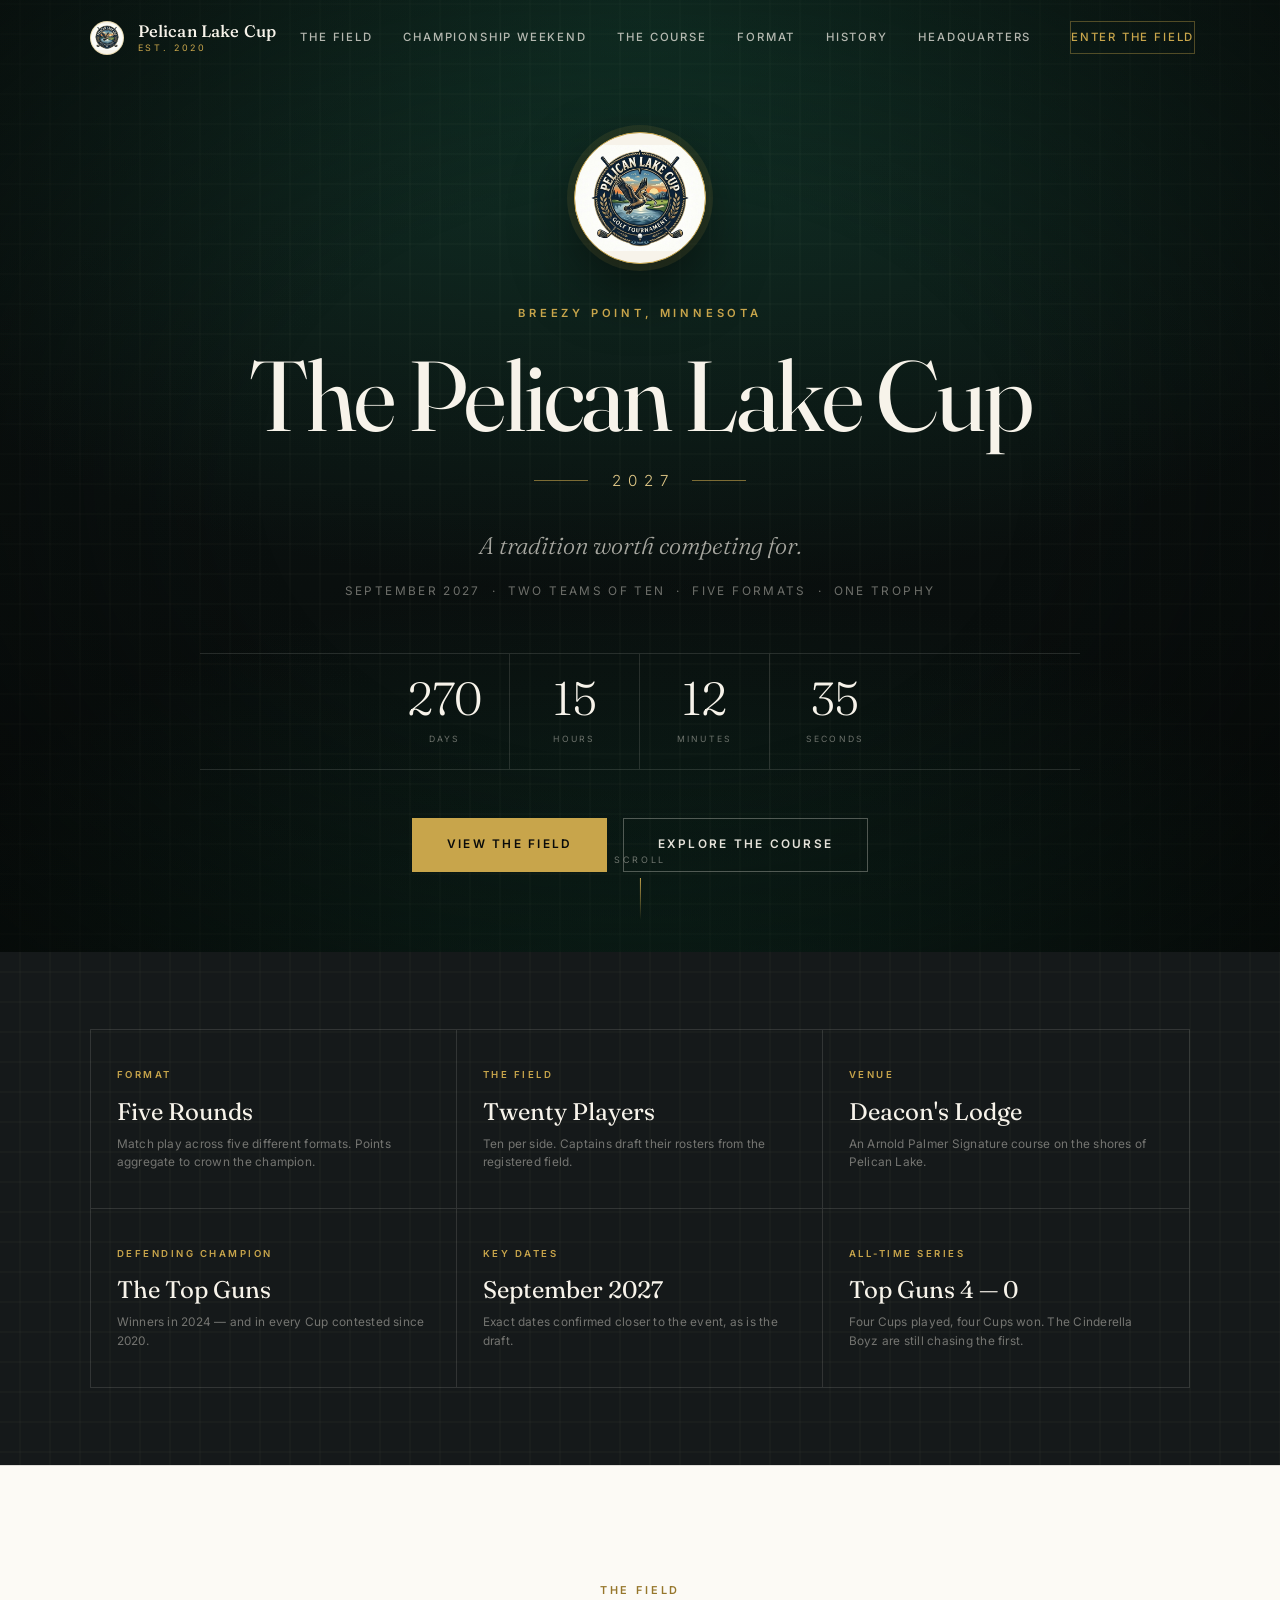
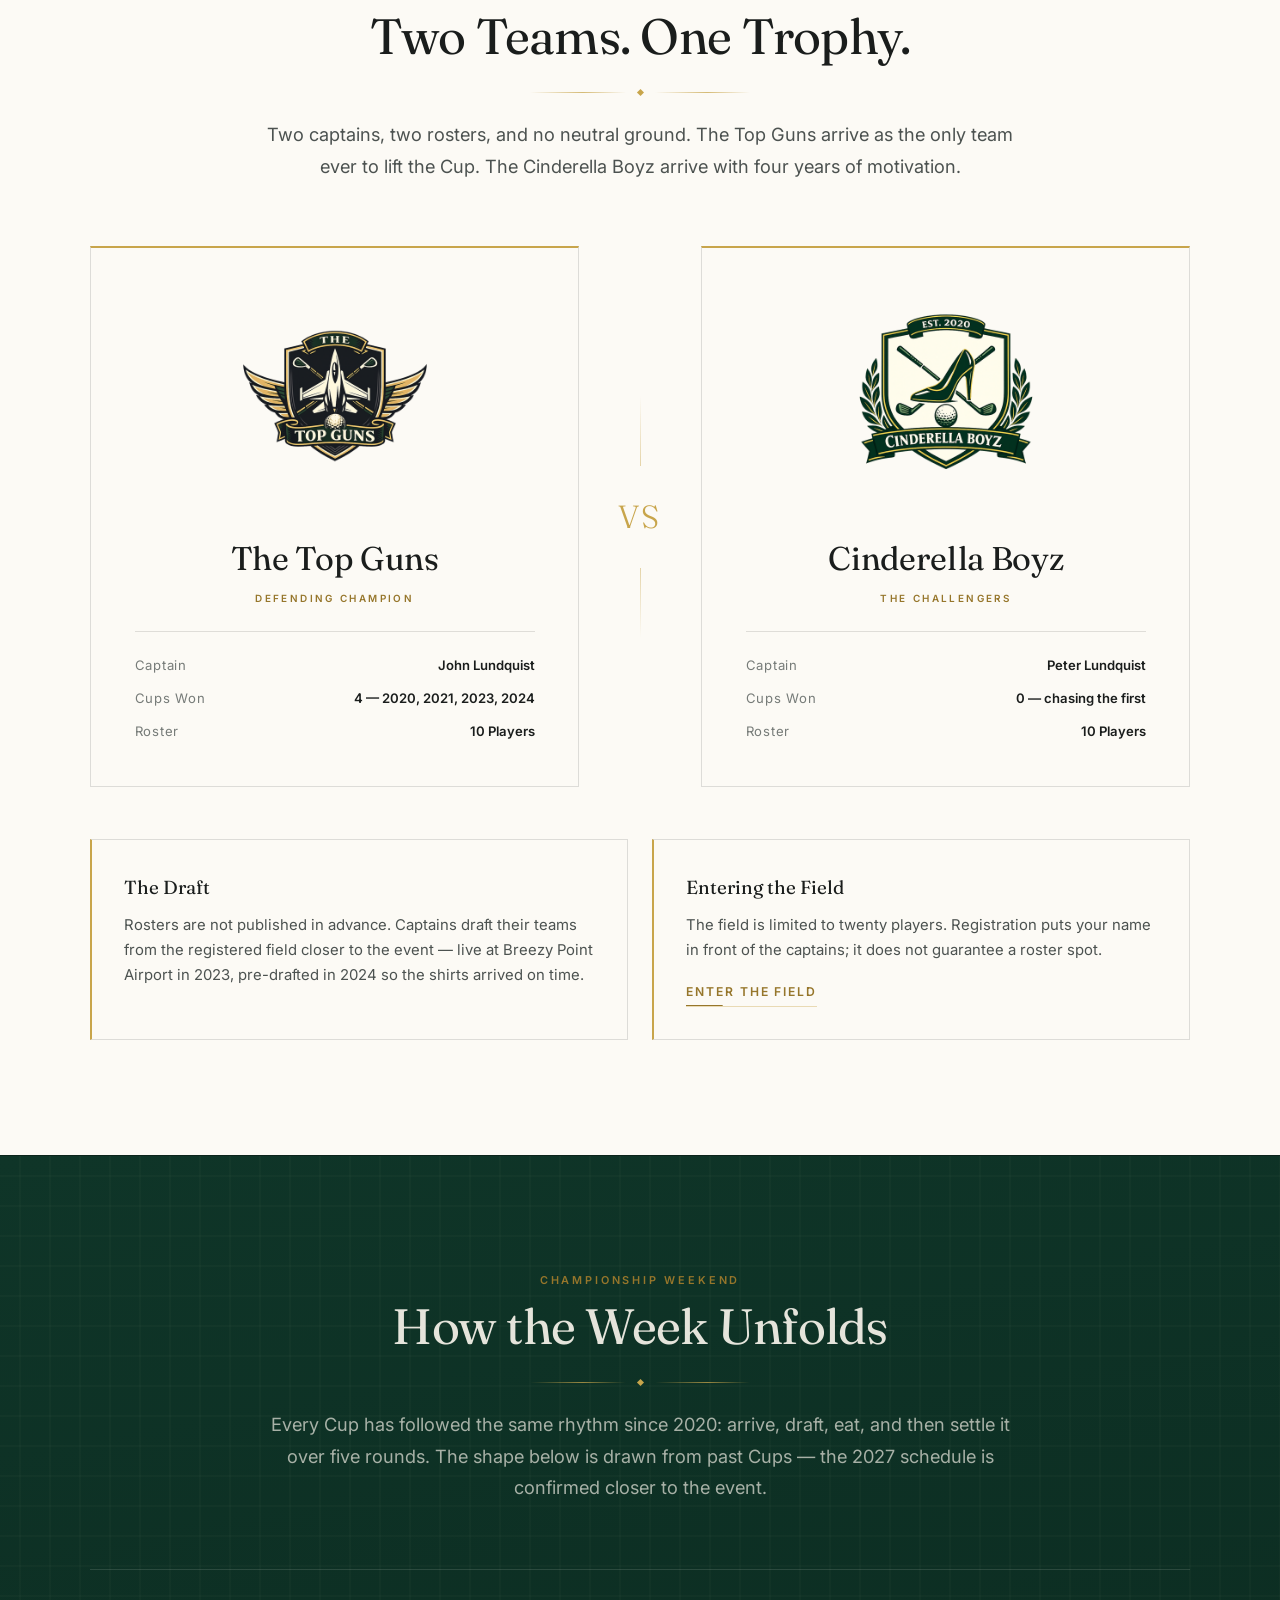
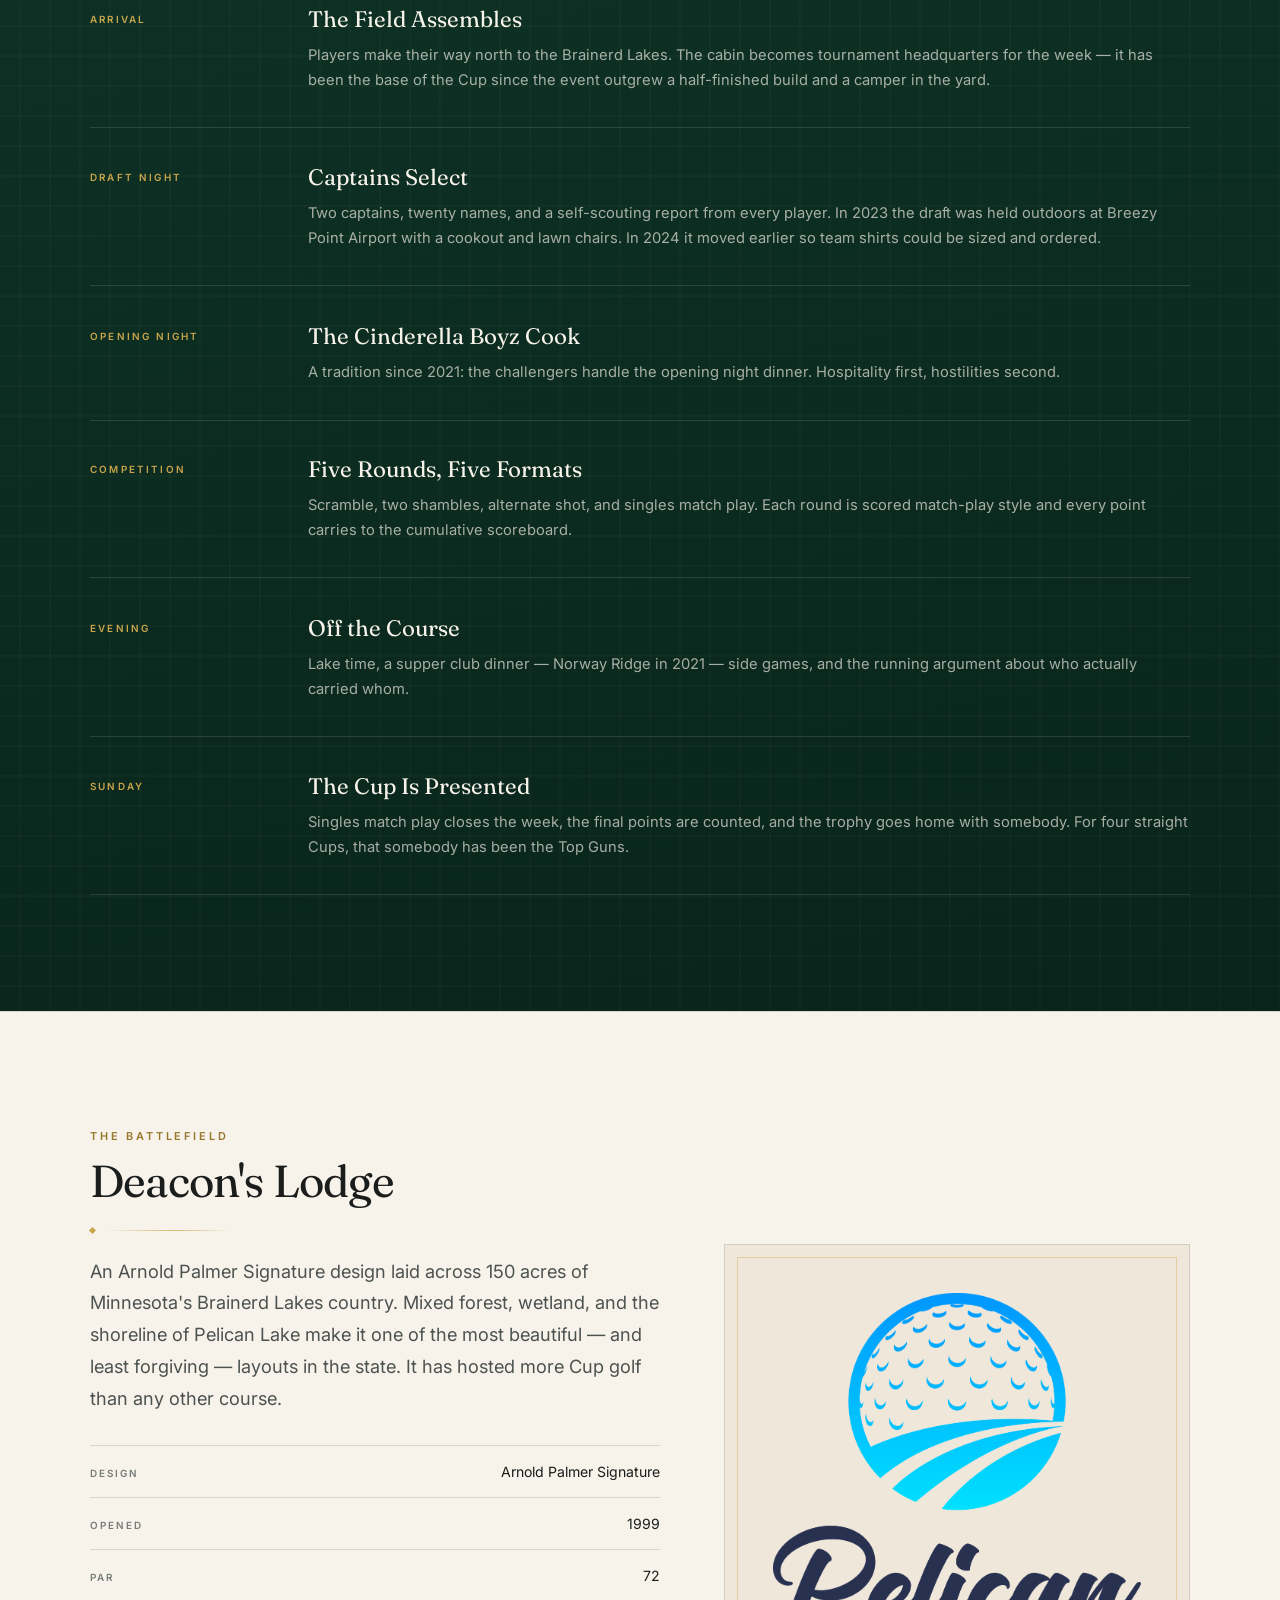
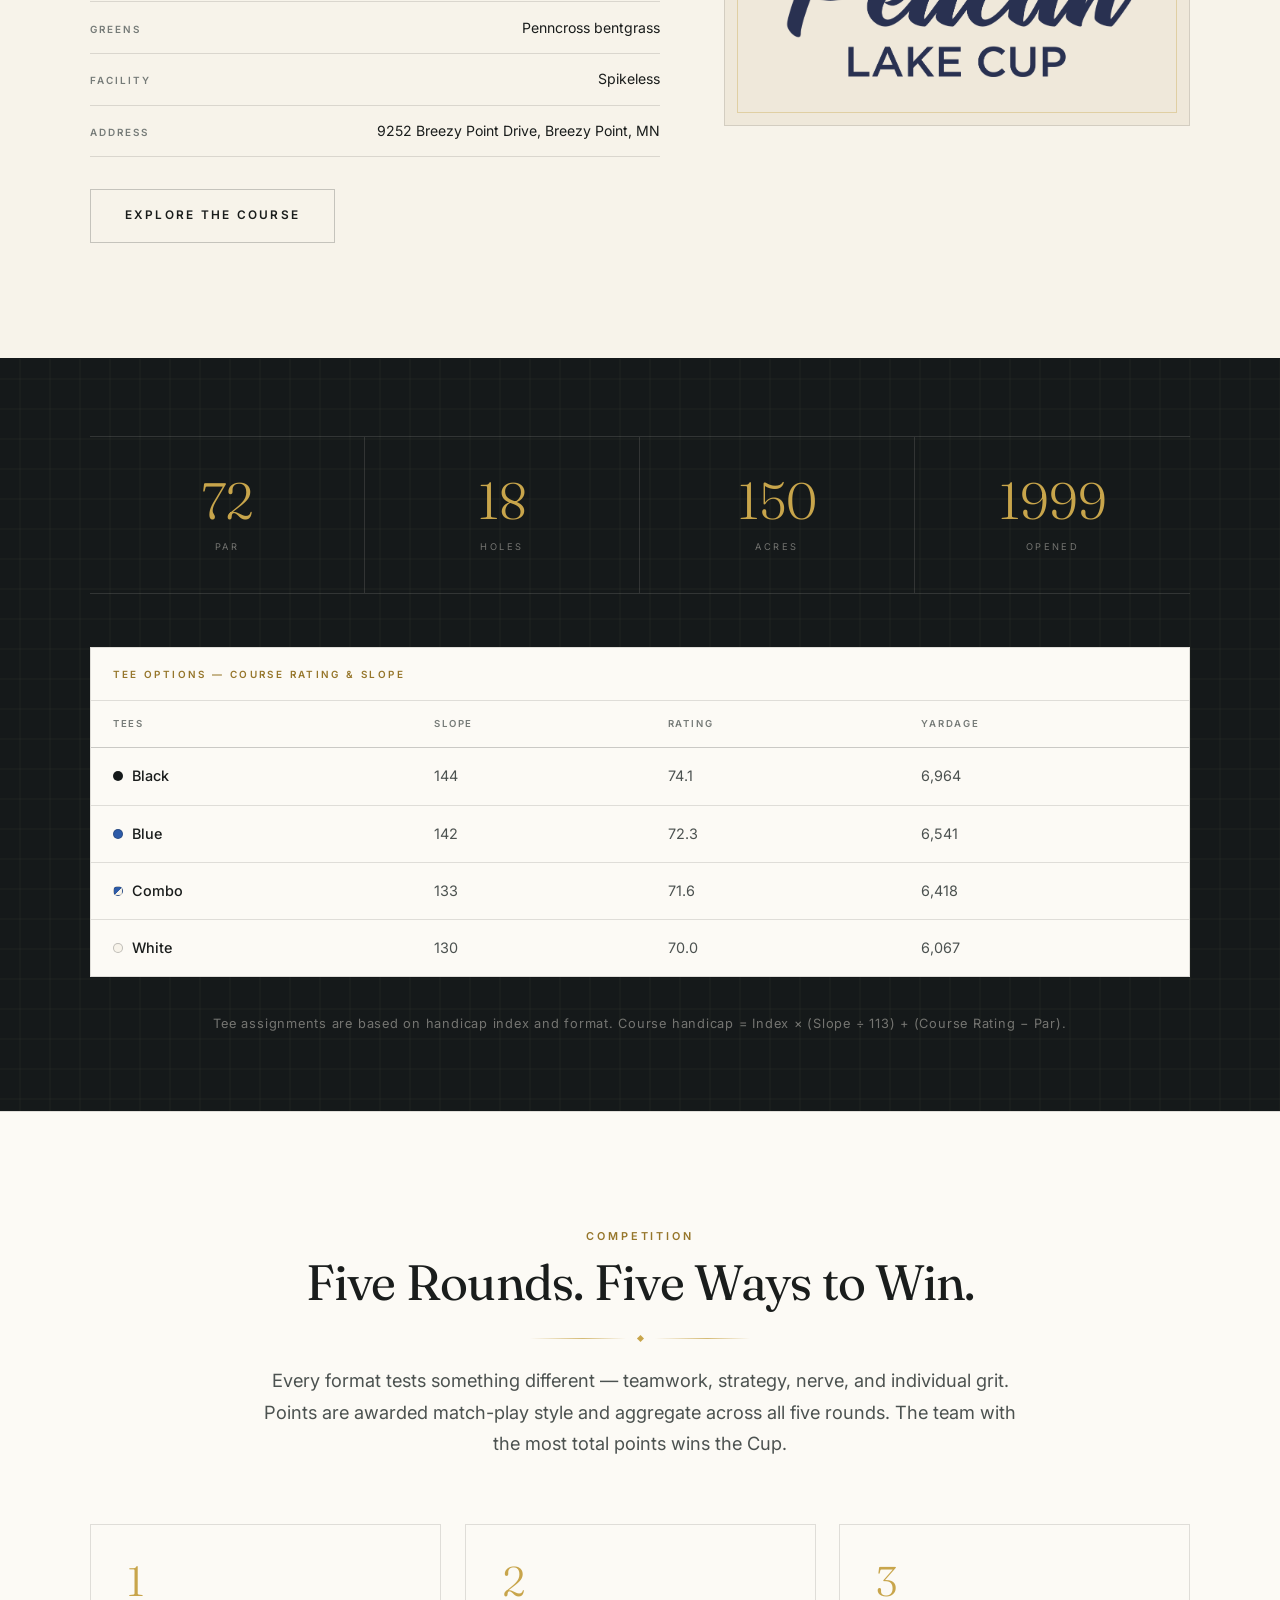
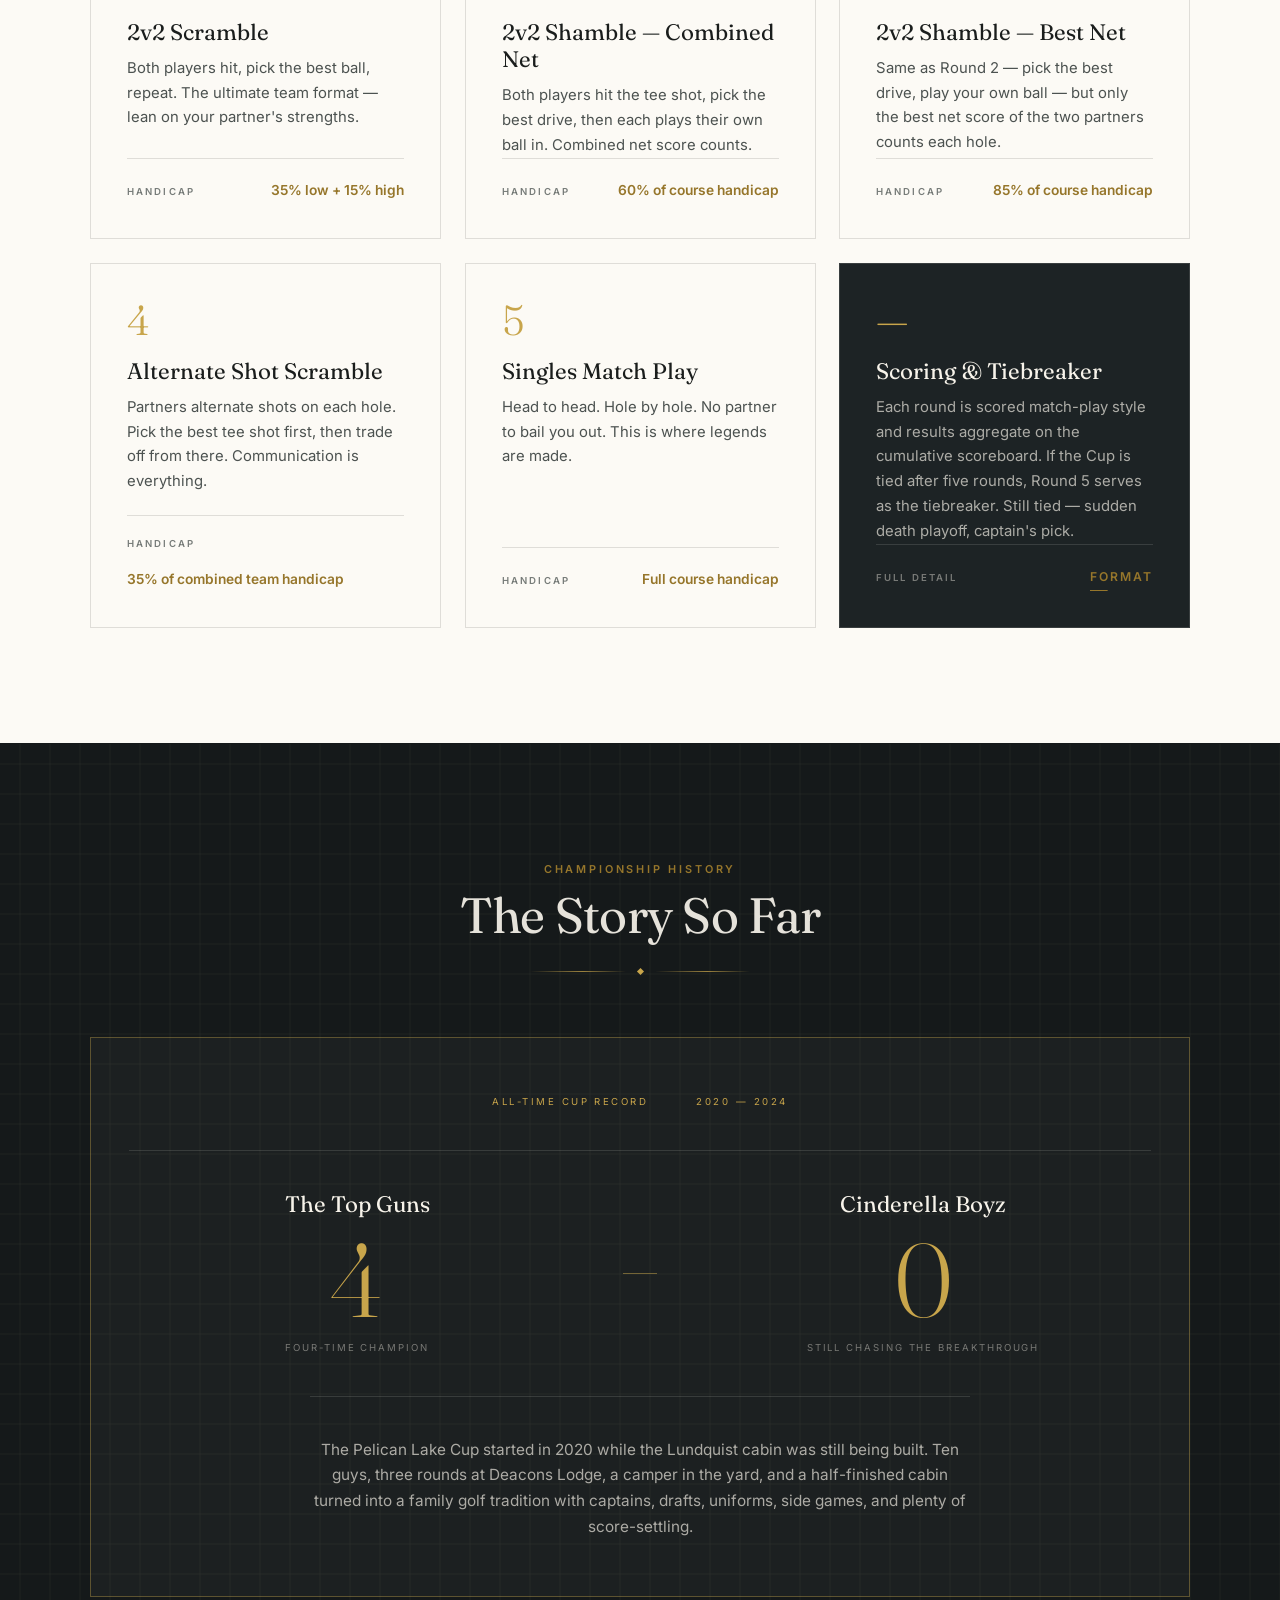
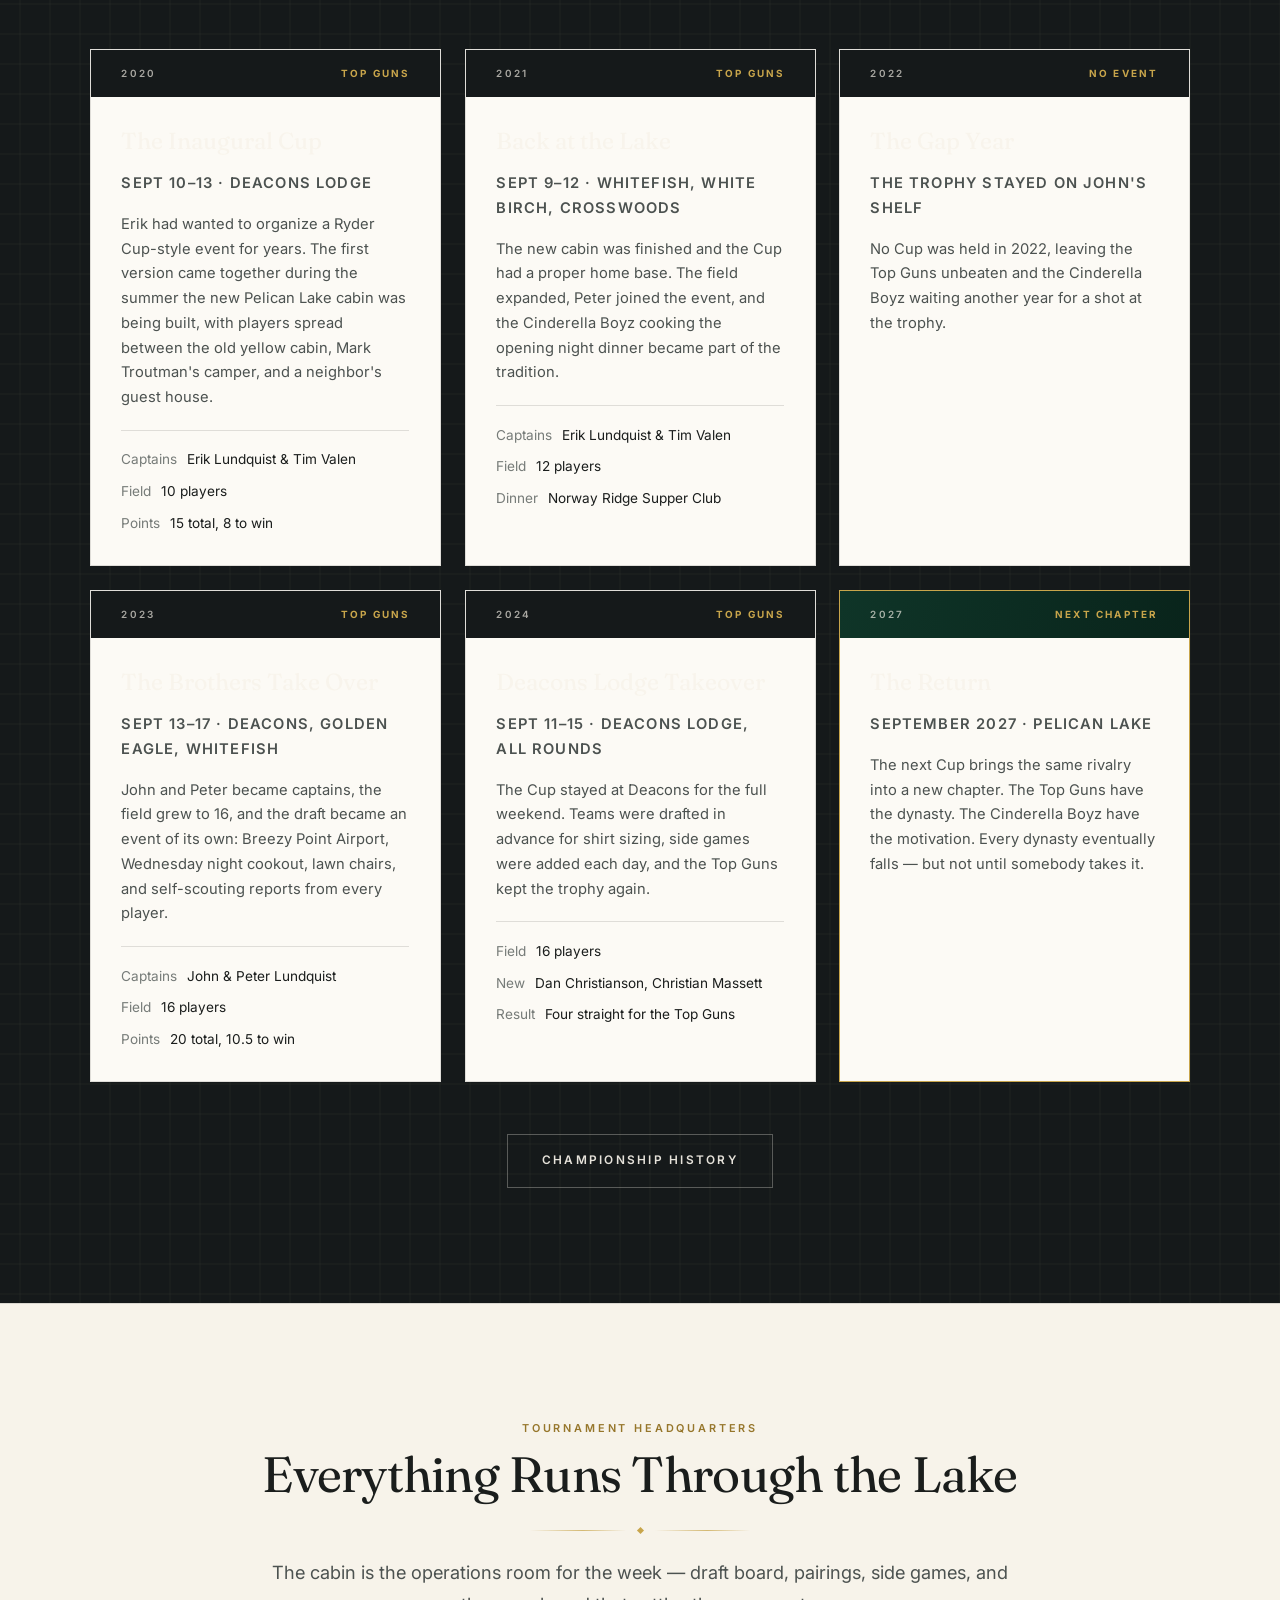
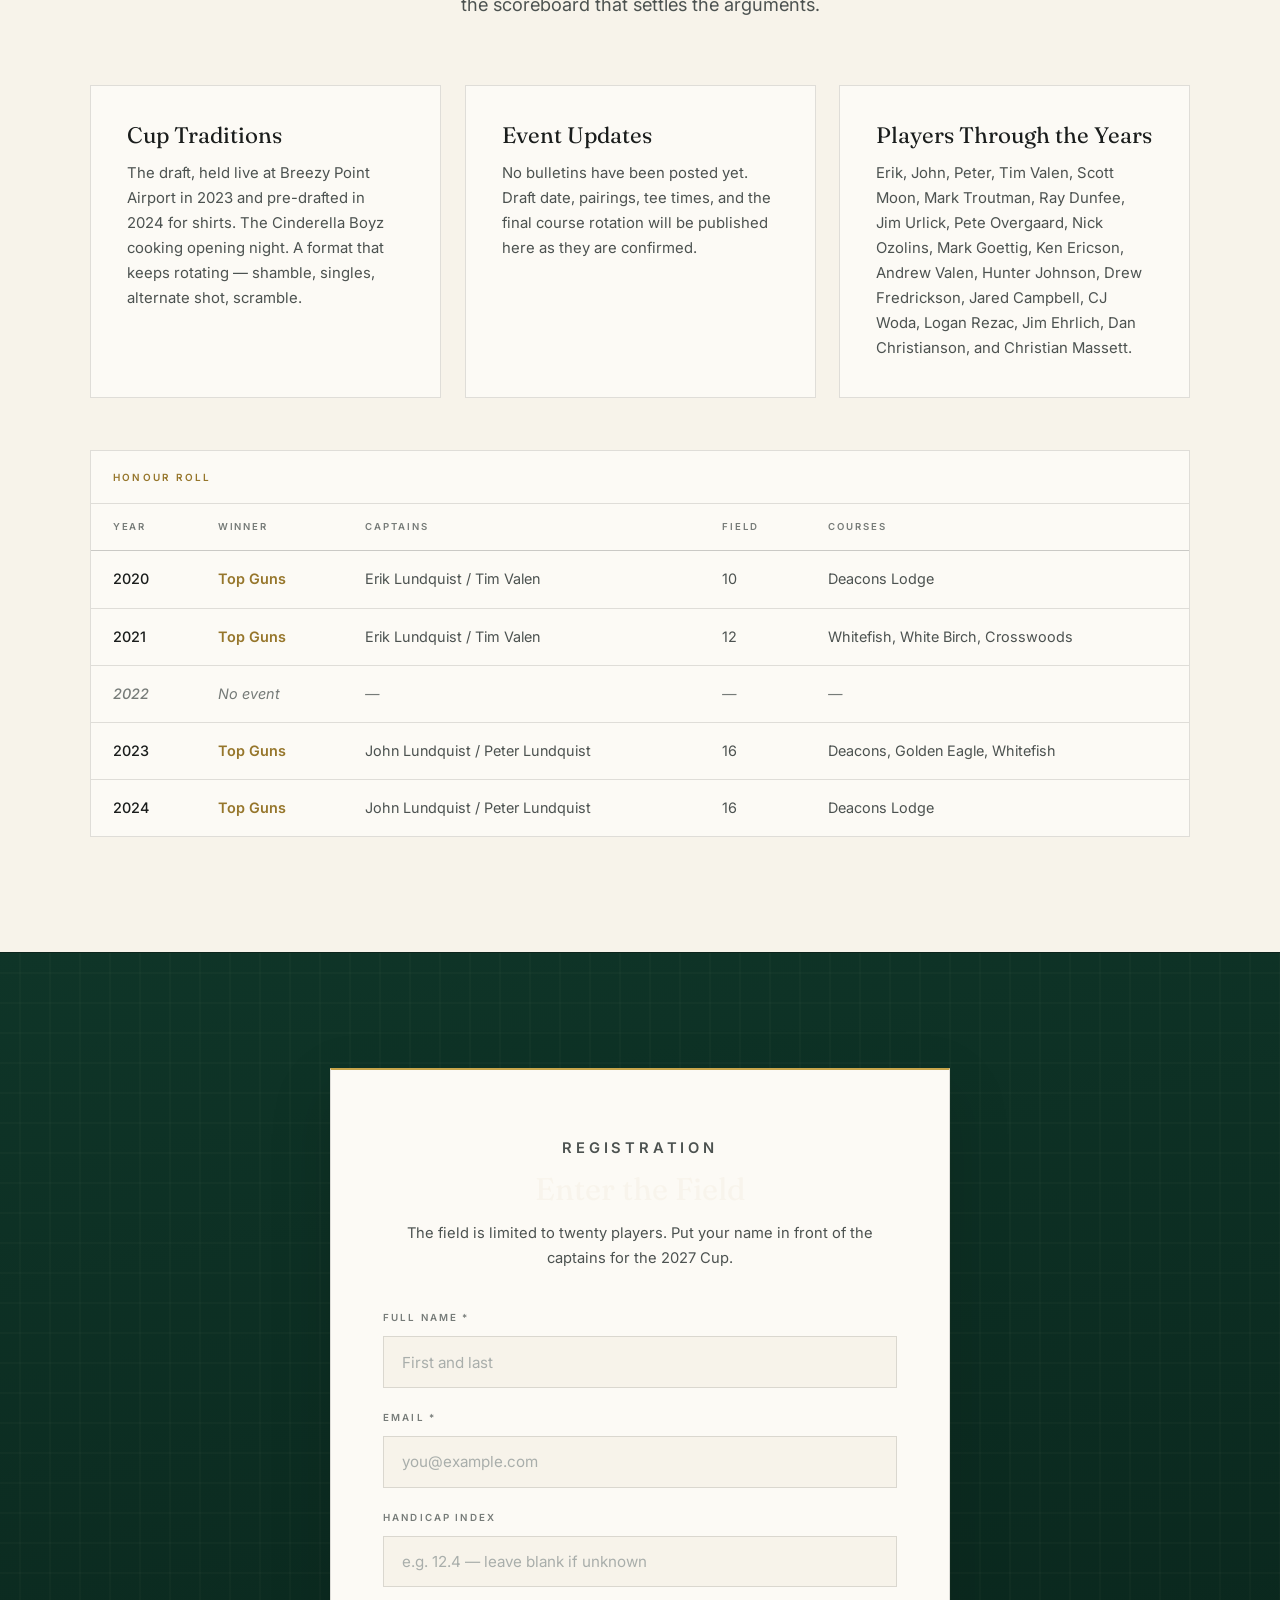
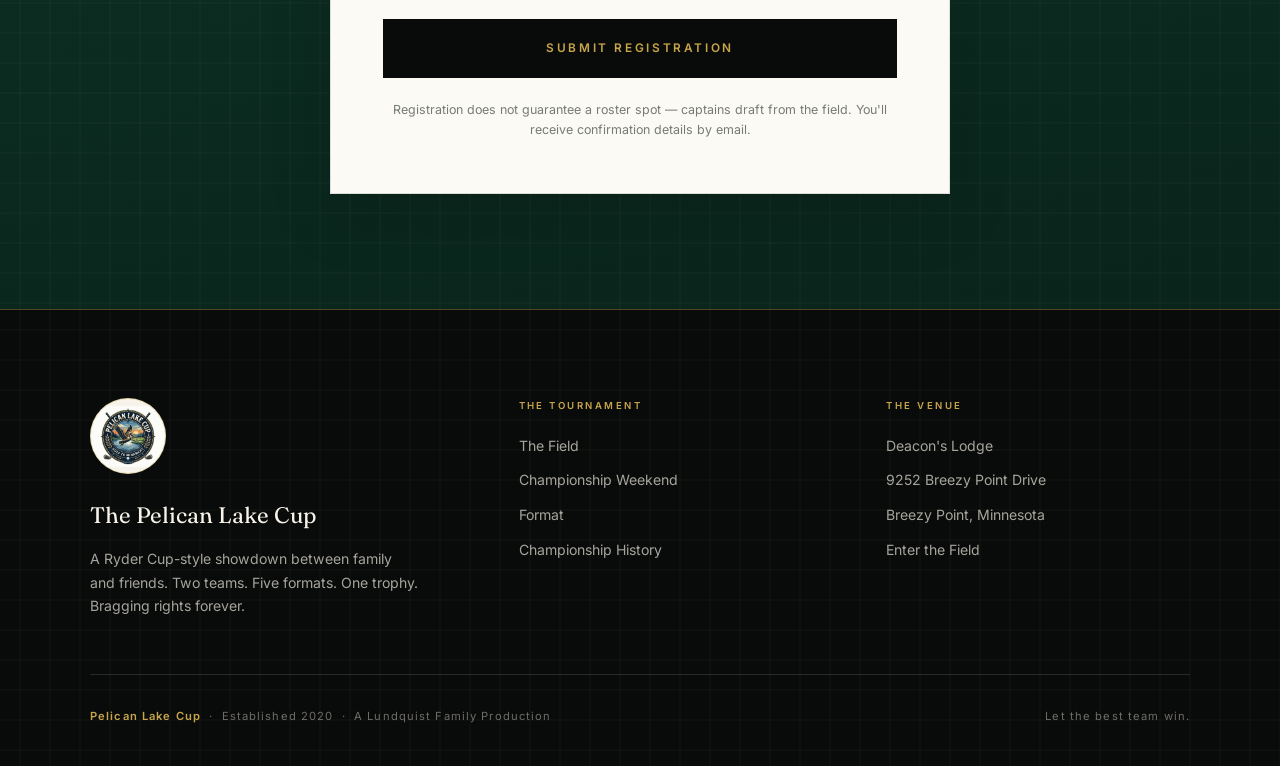
<file: pelican-lake-cup-single.html>
<!DOCTYPE html>
<!-- GENERATED FILE — do not edit by hand.
     Source: index.html + css/style.css + js/main.js
     Rebuild: python3 -I tools/build-exports.py -->

<html lang="en">
<head>
<meta charset="UTF-8">
<meta name="viewport" content="width=device-width, initial-scale=1.0">
<title>The Pelican Lake Cup — September 2027 · Breezy Point, Minnesota</title>
<meta name="description" content="The Pelican Lake Cup: a Ryder Cup-style showdown between family and friends. Two teams of ten, five formats, one trophy. September 2027 at Deacon's Lodge, Breezy Point, Minnesota.">
<meta name="theme-color" content="#15191A">
<meta property="og:title" content="The Pelican Lake Cup — September 2027">
<meta property="og:description" content="Two teams of ten. Five formats. One trophy. A tradition worth competing for.">
<meta property="og:type" content="website">
<meta property="og:image" content="logo.jpg">
<link rel="icon" href="PLC-Logo-Transparent.png">
<link rel="preconnect" href="https://fonts.googleapis.com">
<link rel="preconnect" href="https://fonts.gstatic.com" crossorigin>
<link href="https://fonts.googleapis.com/css2?family=Fraunces:ital,opsz,wght@0,9..144,300..700;1,9..144,300..500&family=Inter:wght@300;400;500;600;700&display=swap" rel="stylesheet">
<style>
/* ==========================================================================
   THE PELICAN LAKE CUP — Design System
   Deep charcoal · forest · warm ivory · restrained gold
   Display: Fraunces  ·  Text: Inter
   Fonts are loaded via <link> in each document head (not @import).
   ========================================================================== */

/* --------------------------------------------------------------------------
   1. Tokens
   -------------------------------------------------------------------------- */
:root {
  /* Surfaces */
  --ink:          #090B0A;
  --charcoal:     #15191A;
  --charcoal-2:   #1D2325;
  --charcoal-3:   #262D2F;
  --forest:       #0F3528;
  --forest-deep:  #09241B;
  --forest-mid:   #16513C;

  /* Paper */
  --ivory:        #F7F3EA;
  --ivory-2:      #EFE8DA;
  --paper:        #FCFAF5;

  /* Metal */
  --gold:         #C8A54B;
  --gold-light:   #E2C988;
  --gold-deep:    #96762B;

  /* Type */
  --text:         #1A1D1C;
  --text-soft:    #4C5250;
  --text-muted:   #767B78;
  --on-dark:      rgba(247, 243, 234, 0.92);
  --on-dark-soft: rgba(247, 243, 234, 0.66);
  --on-dark-mute: rgba(247, 243, 234, 0.42);

  /* Rules */
  --line:         rgba(26, 29, 28, 0.13);
  --line-strong:  rgba(26, 29, 28, 0.22);
  --line-dark:    rgba(247, 243, 234, 0.13);
  --line-gold:    rgba(200, 165, 75, 0.38);

  /* Shadow — restrained, never puffy */
  --lift:    0 1px 2px rgba(9, 11, 10, 0.05), 0 8px 28px rgba(9, 11, 10, 0.07);
  --lift-lg: 0 2px 4px rgba(9, 11, 10, 0.06), 0 22px 60px rgba(9, 11, 10, 0.13);

  /* Metrics */
  --wrap:        1180px;
  --wrap-text:   820px;
  --nav-h:       76px;
  --ease:        cubic-bezier(0.22, 0.61, 0.36, 1);
  --ease-out:    cubic-bezier(0.16, 1, 0.3, 1);

  /* Texture — a faint woven linen, used on dark panels only */
  --weave: url("data:image/svg+xml,%3Csvg xmlns='http://www.w3.org/2000/svg' width='120' height='120' viewBox='0 0 120 120'%3E%3Cg fill='none' stroke='%23F7F3EA' stroke-opacity='0.035' stroke-width='1'%3E%3Cpath d='M0 20h120M0 50h120M0 80h120M0 110h120'/%3E%3Cpath d='M20 0v120M50 0v120M80 0v120M110 0v120'/%3E%3C/g%3E%3C/svg%3E");
}

/* --------------------------------------------------------------------------
   2. Reset & base
   -------------------------------------------------------------------------- */
*, *::before, *::after { box-sizing: border-box; margin: 0; padding: 0; }

html {
  scroll-behavior: smooth;
  scroll-padding-top: calc(var(--nav-h) + 16px);
  -webkit-text-size-adjust: 100%;
}

body {
  font-family: 'Inter', -apple-system, BlinkMacSystemFont, 'Segoe UI', sans-serif;
  font-size: 1rem;
  line-height: 1.68;
  color: var(--text);
  background: var(--ivory);
  -webkit-font-smoothing: antialiased;
  -moz-osx-font-smoothing: grayscale;
  overflow-x: hidden;
  font-feature-settings: 'kern' 1, 'liga' 1;
}

img { max-width: 100%; display: block; }
a { color: inherit; text-decoration: none; }
ul { list-style: none; }
button { font: inherit; }

::selection { background: var(--gold); color: var(--ink); }

:focus-visible {
  outline: 2px solid var(--gold);
  outline-offset: 3px;
  border-radius: 2px;
}

.skip-link {
  position: absolute;
  left: -9999px;
  top: 0;
  z-index: 2000;
  background: var(--gold);
  color: var(--ink);
  padding: 0.75rem 1.25rem;
  font-weight: 700;
  font-size: 0.8rem;
  letter-spacing: 0.1em;
  text-transform: uppercase;
}
.skip-link:focus { left: 0; }

/* --------------------------------------------------------------------------
   3. Typography primitives
   -------------------------------------------------------------------------- */
.display {
  font-family: 'Fraunces', 'Playfair Display', Georgia, serif;
  font-optical-sizing: auto;
  font-weight: 400;
  line-height: 1.04;
  letter-spacing: -0.012em;
  font-variation-settings: 'SOFT' 0, 'WONK' 0;
}

/* Small tracked label — the workhorse of the whole system */
.eyebrow {
  font-size: 0.68rem;
  font-weight: 600;
  letter-spacing: 0.26em;
  text-transform: uppercase;
  color: var(--gold-deep);
}
.on-dark .eyebrow,
.panel-dark .eyebrow { color: var(--gold); }

.lede {
  font-size: clamp(1.02rem, 1.6vw, 1.14rem);
  line-height: 1.75;
  color: var(--text-soft);
}

/* Gold hairline with a centred diamond — the section signature */
.rule {
  display: flex;
  align-items: center;
  justify-content: center;
  gap: 0.75rem;
  margin: 1.4rem auto 0;
  width: min(220px, 60%);
}
.rule::before,
.rule::after {
  content: '';
  flex: 1;
  height: 1px;
  background: linear-gradient(90deg, transparent, var(--gold) 55%, transparent);
  opacity: 0.75;
}
.rule i {
  width: 5px;
  height: 5px;
  background: var(--gold);
  transform: rotate(45deg);
  flex: none;
}
.rule--left { margin-left: 0; justify-content: flex-start; width: 140px; }
.rule--left::before { display: none; }

/* --------------------------------------------------------------------------
   4. Layout
   -------------------------------------------------------------------------- */
.wrap { width: 100%; max-width: var(--wrap); margin: 0 auto; padding: 0 clamp(1.25rem, 4vw, 2.5rem); }
.wrap-text { max-width: var(--wrap-text); margin-left: auto; margin-right: auto; }

.band { padding: clamp(4.5rem, 9vw, 8rem) 0; position: relative; }
.band--tight { padding: clamp(3rem, 6vw, 5rem) 0; }
.band--paper { background: var(--paper); }
.band--ivory { background: var(--ivory); }
.band--ivory-2 { background: var(--ivory-2); }

.band--dark {
  background: var(--charcoal);
  color: var(--on-dark);
}
.band--forest {
  background: linear-gradient(170deg, var(--forest) 0%, var(--forest-deep) 100%);
  color: var(--on-dark);
}
.band--dark::before,
.band--forest::before {
  content: '';
  position: absolute;
  inset: 0;
  background-image: var(--weave);
  pointer-events: none;
}
.band--dark > *,
.band--forest > * { position: relative; z-index: 1; }

.band--dark .lede,
.band--forest .lede { color: var(--on-dark-soft); }

/* Hairline divider between bands */
.band + .band { border-top: 1px solid var(--line); }
.band--dark + .band--dark,
.band--dark + .band--forest,
.band--forest + .band--dark { border-top: 1px solid var(--line-dark); }

.section-head { text-align: center; max-width: 760px; margin: 0 auto clamp(2.75rem, 5vw, 4rem); }
.section-head h2 {
  font-family: 'Fraunces', 'Playfair Display', Georgia, serif;
  font-optical-sizing: auto;
  font-weight: 400;
  font-size: clamp(2rem, 4.4vw, 3.1rem);
  line-height: 1.08;
  letter-spacing: -0.015em;
  margin-top: 0.7rem;
}
.section-head .lede { margin-top: 1.5rem; }
.section-head .rule { margin-top: 1.6rem; }

.section-head--left { text-align: left; margin-left: 0; }
.section-head--left .rule { margin-left: 0; justify-content: flex-start; width: 140px; }
.section-head--left .rule::before { display: none; }

/* --------------------------------------------------------------------------
   5. Buttons
   -------------------------------------------------------------------------- */
.btn {
  display: inline-flex;
  align-items: center;
  justify-content: center;
  gap: 0.7rem;
  padding: 1rem 2.1rem;
  font-size: 0.74rem;
  font-weight: 600;
  letter-spacing: 0.19em;
  text-transform: uppercase;
  border: 1px solid transparent;
  background: transparent;
  cursor: pointer;
  position: relative;
  overflow: hidden;
  transition: color 0.5s var(--ease), background-color 0.5s var(--ease),
              border-color 0.5s var(--ease);
}
/* The fill sweeps in from the bottom — quiet, not flashy */
.btn::after {
  content: '';
  position: absolute;
  inset: 0;
  background: var(--gold);
  transform: scaleY(0);
  transform-origin: bottom;
  transition: transform 0.5s var(--ease-out);
  z-index: 0;
}
.btn > span { position: relative; z-index: 1; }
.btn:hover::after, .btn:focus-visible::after { transform: scaleY(1); }

.btn--gold { background: var(--gold); color: var(--ink); border-color: var(--gold); }
.btn--gold::after { background: var(--ink); }
.btn--gold:hover, .btn--gold:focus-visible { color: var(--gold); border-color: var(--ink); }

.btn--outline { border-color: var(--line-strong); color: var(--text); }
.btn--outline:hover, .btn--outline:focus-visible { color: var(--ink); border-color: var(--gold); }

.btn--ghost { border-color: rgba(247, 243, 234, 0.3); color: var(--on-dark); }
.btn--ghost:hover, .btn--ghost:focus-visible { color: var(--ink); border-color: var(--gold); }

.btn-row { display: flex; flex-wrap: wrap; gap: 1rem; }
.btn-row--center { justify-content: center; }

/* Quiet text link with a gold underline that draws in */
.link-gold {
  display: inline-block;
  font-size: 0.76rem;
  font-weight: 600;
  letter-spacing: 0.16em;
  text-transform: uppercase;
  color: var(--gold-deep);
  padding-bottom: 3px;
  position: relative;
}
.panel-dark .link-gold, .band--dark .link-gold, .band--forest .link-gold { color: var(--gold); }
.link-gold::after {
  content: '';
  position: absolute;
  left: 0; bottom: 0;
  width: 100%; height: 1px;
  background: currentColor;
  transform: scaleX(0.28);
  transform-origin: left;
  transition: transform 0.45s var(--ease-out);
}
.link-gold:hover::after, .link-gold:focus-visible::after { transform: scaleX(1); }

/* --------------------------------------------------------------------------
   6. Masthead / navigation
   -------------------------------------------------------------------------- */
.masthead {
  position: fixed;
  top: 0; left: 0; right: 0;
  z-index: 900;
  height: var(--nav-h);
  display: flex;
  align-items: center;
  background: transparent;
  border-bottom: 1px solid transparent;
  transition: background-color 0.5s var(--ease), border-color 0.5s var(--ease),
              backdrop-filter 0.5s var(--ease);
}
.masthead.is-solid {
  background: rgba(13, 16, 17, 0.93);
  border-bottom-color: var(--line-gold);
  backdrop-filter: saturate(140%) blur(10px);
}
/* Interior pages start solid — there is no hero behind the bar */
.masthead.is-static { background: var(--charcoal); border-bottom-color: var(--line-gold); }

.masthead-inner {
  width: 100%;
  max-width: var(--wrap);
  margin: 0 auto;
  padding: 0 clamp(1.25rem, 4vw, 2.5rem);
  display: flex;
  align-items: center;
  justify-content: space-between;
  gap: 1.5rem;
}

.wordmark { display: flex; align-items: center; gap: 0.85rem; flex: none; }
/* --crest is set on <body> in each document so the path resolves the same way
   in the linked site and in the inlined single-file exports. Declaring it once
   also means the portable build embeds the crest a single time. */
.wordmark-crest {
  width: 34px; height: 34px;
  border-radius: 50%;
  background: var(--ivory) var(--crest) center / 150% no-repeat;
  border: 1px solid var(--line-gold);
  flex: none;
}
.wordmark-text { line-height: 1.1; }
.wordmark-text b {
  display: block;
  font-family: 'Fraunces', Georgia, serif;
  font-optical-sizing: auto;
  font-weight: 500;
  font-size: 1.04rem;
  letter-spacing: 0.01em;
  color: var(--ivory);
}
.wordmark-text span {
  display: block;
  font-size: 0.56rem;
  letter-spacing: 0.3em;
  text-transform: uppercase;
  color: var(--gold);
  margin-top: 2px;
}

.nav { display: flex; align-items: center; gap: clamp(1.1rem, 2.4vw, 2rem); }
.nav a {
  font-size: 0.71rem;
  font-weight: 500;
  letter-spacing: 0.16em;
  text-transform: uppercase;
  color: rgba(247, 243, 234, 0.72);
  padding: 0.4rem 0;
  position: relative;
  transition: color 0.35s var(--ease);
  white-space: nowrap;
}
.nav a::after {
  content: '';
  position: absolute;
  left: 0; bottom: 0;
  width: 100%; height: 1px;
  background: var(--gold);
  transform: scaleX(0);
  transform-origin: left;
  transition: transform 0.45s var(--ease-out);
}
.nav a:hover, .nav a.is-active { color: var(--ivory); }
.nav a:hover::after, .nav a.is-active::after { transform: scaleX(1); }

.nav-cta {
  margin-left: 0.5rem;
  padding: 0.62rem 1.3rem;
  border: 1px solid var(--line-gold);
  color: var(--gold) !important;
  transition: background-color 0.4s var(--ease), color 0.4s var(--ease);
}
.nav-cta::after { display: none; }
.nav-cta:hover, .nav-cta:focus-visible { background: var(--gold); color: var(--ink) !important; }

/* Hamburger */
.nav-toggle {
  display: none;
  width: 44px; height: 44px;
  background: none; border: none;
  cursor: pointer;
  position: relative;
  flex: none;
}
.nav-toggle span {
  position: absolute;
  left: 11px;
  width: 22px; height: 1px;
  background: var(--ivory);
  transition: transform 0.4s var(--ease), opacity 0.25s var(--ease);
}
.nav-toggle span:nth-child(1) { top: 17px; }
.nav-toggle span:nth-child(2) { top: 22px; }
.nav-toggle span:nth-child(3) { top: 27px; }
.nav-toggle[aria-expanded="true"] span:nth-child(1) { transform: translateY(5px) rotate(45deg); }
.nav-toggle[aria-expanded="true"] span:nth-child(2) { opacity: 0; }
.nav-toggle[aria-expanded="true"] span:nth-child(3) { transform: translateY(-5px) rotate(-45deg); }

@media (max-width: 1000px) {
  .nav-toggle { display: block; }
  .nav {
    position: fixed;
    inset: var(--nav-h) 0 auto 0;
    flex-direction: column;
    align-items: stretch;
    gap: 0;
    background: var(--charcoal);
    border-bottom: 1px solid var(--line-gold);
    padding: 0.5rem 0 1.5rem;
    transform: translateY(-110%);
    transition: transform 0.55s var(--ease-out);
    max-height: calc(100vh - var(--nav-h));
    overflow-y: auto;
  }
  .nav.is-open { transform: translateY(0); }
  .nav a {
    padding: 1rem clamp(1.25rem, 5vw, 2.5rem);
    border-bottom: 1px solid var(--line-dark);
    font-size: 0.78rem;
  }
  .nav a::after { display: none; }
  .nav-cta {
    margin: 1.25rem clamp(1.25rem, 5vw, 2.5rem) 0;
    text-align: center;
    border-bottom: 1px solid var(--line-gold) !important;
  }
}

/* --------------------------------------------------------------------------
   7. Hero
   -------------------------------------------------------------------------- */
.hero {
  position: relative;
  min-height: 100vh;
  min-height: 100svh;
  display: flex;
  align-items: center;
  justify-content: center;
  text-align: center;
  padding: calc(var(--nav-h) + 3.5rem) clamp(1.25rem, 4vw, 2.5rem) 5rem;
  background: var(--ink);
  overflow: hidden;
  color: var(--on-dark);
}
.hero-bg {
  position: absolute;
  inset: -8% 0 -8% 0;
  background:
    radial-gradient(120% 85% at 50% 8%, rgba(22, 81, 60, 0.55) 0%, transparent 62%),
    radial-gradient(95% 70% at 50% 108%, rgba(15, 53, 40, 0.75) 0%, transparent 70%),
    linear-gradient(175deg, #0D1413 0%, #0A100F 48%, #070A09 100%);
  will-change: transform;
  z-index: 0;
}
.hero-bg::after {
  content: '';
  position: absolute;
  inset: 0;
  background-image: var(--weave);
  opacity: 0.9;
}
/* Vignette keeps the eye centred */
.hero::after {
  content: '';
  position: absolute;
  inset: 0;
  background: radial-gradient(ellipse at center, transparent 42%, rgba(5, 7, 6, 0.6) 100%);
  pointer-events: none;
  z-index: 1;
}
.hero-inner { position: relative; z-index: 2; max-width: 880px; width: 100%; }

.hero-crest {
  width: clamp(96px, 13vw, 132px);
  height: clamp(96px, 13vw, 132px);
  margin: 0 auto clamp(1.75rem, 3.5vw, 2.5rem);
  border-radius: 50%;
  background: var(--ivory) var(--crest) center / 150% no-repeat;
  border: 1px solid var(--gold);
  box-shadow: 0 0 0 7px rgba(200, 165, 75, 0.1), 0 24px 60px rgba(0, 0, 0, 0.5);
}

.hero-eyebrow {
  font-size: clamp(0.6rem, 1.2vw, 0.7rem);
  font-weight: 600;
  letter-spacing: 0.34em;
  text-transform: uppercase;
  color: var(--gold);
  margin-bottom: clamp(1.1rem, 2.4vw, 1.6rem);
}
.hero h1 {
  font-family: 'Fraunces', 'Playfair Display', Georgia, serif;
  font-optical-sizing: auto;
  font-weight: 400;
  font-size: clamp(2.7rem, 8.4vw, 6.2rem);
  line-height: 0.96;
  letter-spacing: -0.025em;
  color: var(--ivory);
}
.hero h1 em {
  display: block;
  font-style: normal;
  font-size: 0.42em;
  letter-spacing: 0.08em;
  color: var(--gold);
  margin-top: 0.5rem;
  font-weight: 300;
}
.hero-year {
  display: flex;
  align-items: center;
  justify-content: center;
  gap: 1.1rem;
  margin-top: clamp(1.1rem, 2.4vw, 1.5rem);
  font-size: clamp(0.78rem, 1.7vw, 0.95rem);
  letter-spacing: 0.45em;
  text-indent: 0.45em;
  color: var(--gold-light);
  font-weight: 300;
}
.hero-year::before, .hero-year::after {
  content: '';
  width: clamp(26px, 6vw, 54px);
  height: 1px;
  background: var(--gold);
  opacity: 0.6;
}
.hero-tagline {
  font-family: 'Fraunces', Georgia, serif;
  font-optical-sizing: auto;
  font-style: italic;
  font-weight: 300;
  font-size: clamp(1.05rem, 2.4vw, 1.5rem);
  color: var(--on-dark-soft);
  margin-top: clamp(1.6rem, 3vw, 2.2rem);
  line-height: 1.5;
}
.hero-meta {
  margin-top: 1.1rem;
  font-size: 0.74rem;
  letter-spacing: 0.2em;
  text-transform: uppercase;
  color: var(--on-dark-mute);
}
.hero .btn-row { margin-top: clamp(2.2rem, 4.5vw, 3rem); }

.scroll-cue {
  position: absolute;
  left: 50%;
  bottom: 2rem;
  transform: translateX(-50%);
  z-index: 2;
  font-size: 0.56rem;
  letter-spacing: 0.3em;
  text-transform: uppercase;
  color: var(--on-dark-mute);
  display: flex;
  flex-direction: column;
  align-items: center;
  gap: 0.7rem;
}
.scroll-cue i {
  width: 1px; height: 42px;
  background: linear-gradient(var(--gold), transparent);
  animation: cue 2.6s var(--ease) infinite;
  transform-origin: top;
}
@keyframes cue {
  0%   { transform: scaleY(0); opacity: 0; }
  35%  { transform: scaleY(1); opacity: 1; }
  100% { transform: scaleY(1); opacity: 0; }
}

/* Countdown — hairline cells, no boxes */
.countdown {
  display: flex;
  justify-content: center;
  align-items: stretch;
  margin-top: clamp(2.2rem, 4.5vw, 3.2rem);
  border-top: 1px solid var(--line-dark);
  border-bottom: 1px solid var(--line-dark);
}
.cd-cell {
  flex: 1;
  max-width: 130px;
  padding: clamp(1rem, 2.2vw, 1.4rem) 0.4rem;
  border-right: 1px solid var(--line-dark);
}
.cd-cell:last-child { border-right: none; }
.cd-num {
  display: block;
  font-family: 'Fraunces', Georgia, serif;
  font-optical-sizing: auto;
  font-weight: 300;
  font-size: clamp(1.75rem, 4.6vw, 2.9rem);
  line-height: 1;
  color: var(--ivory);
  font-variant-numeric: tabular-nums;
}
.cd-lab {
  display: block;
  margin-top: 0.6rem;
  font-size: 0.54rem;
  letter-spacing: 0.26em;
  text-transform: uppercase;
  color: var(--on-dark-mute);
}
.cd-note {
  margin-top: 1rem;
  font-size: 0.62rem;
  letter-spacing: 0.26em;
  text-transform: uppercase;
  color: var(--gold);
}

/* --------------------------------------------------------------------------
   8. Interior page header (non-home pages)
   -------------------------------------------------------------------------- */
.page-head {
  position: relative;
  background: linear-gradient(170deg, var(--charcoal) 0%, var(--ink) 100%);
  color: var(--on-dark);
  text-align: center;
  padding: calc(var(--nav-h) + clamp(4rem, 8vw, 7rem)) clamp(1.25rem, 4vw, 2.5rem) clamp(3.5rem, 7vw, 6rem);
  border-bottom: 1px solid var(--line-gold);
  overflow: hidden;
}
.page-head::before {
  content: '';
  position: absolute;
  inset: 0;
  background-image: var(--weave);
}
.page-head > * { position: relative; z-index: 1; }
.page-head h1 {
  font-family: 'Fraunces', 'Playfair Display', Georgia, serif;
  font-optical-sizing: auto;
  font-weight: 400;
  font-size: clamp(2.2rem, 5.6vw, 3.9rem);
  line-height: 1.04;
  letter-spacing: -0.02em;
  color: var(--ivory);
  margin-top: 0.8rem;
}
.page-head p {
  max-width: 620px;
  margin: 1.4rem auto 0;
  color: var(--on-dark-soft);
  font-size: clamp(0.98rem, 1.8vw, 1.1rem);
}
.page-head .rule { margin-top: 1.6rem; }

/* --------------------------------------------------------------------------
   9. At a Glance — hairline credential strip
   -------------------------------------------------------------------------- */
.glance {
  display: grid;
  grid-template-columns: repeat(3, 1fr);
  border: 1px solid var(--line-dark);
}
.glance-cell {
  padding: clamp(1.5rem, 3vw, 2.3rem) clamp(1rem, 2vw, 1.75rem);
  border-right: 1px solid var(--line-dark);
  border-bottom: 1px solid var(--line-dark);
}
.glance-cell:nth-child(3n) { border-right: none; }
.glance-cell:nth-last-child(-n+3) { border-bottom: none; }
.glance-cell dt {
  font-size: 0.6rem;
  font-weight: 600;
  letter-spacing: 0.26em;
  text-transform: uppercase;
  color: var(--gold);
  margin-bottom: 0.85rem;
}
.glance-cell dd {
  font-family: 'Fraunces', Georgia, serif;
  font-optical-sizing: auto;
  font-weight: 400;
  font-size: clamp(1.15rem, 2.3vw, 1.5rem);
  line-height: 1.25;
  color: var(--ivory);
}
.glance-cell dd small {
  display: block;
  margin-top: 0.5rem;
  font-family: 'Inter', sans-serif;
  font-size: 0.74rem;
  font-weight: 400;
  letter-spacing: 0.02em;
  line-height: 1.55;
  color: var(--on-dark-mute);
}
@media (max-width: 860px) {
  .glance { grid-template-columns: repeat(2, 1fr); }
  .glance-cell:nth-child(3n) { border-right: 1px solid var(--line-dark); }
  .glance-cell:nth-child(2n) { border-right: none; }
  .glance-cell:nth-last-child(-n+3) { border-bottom: 1px solid var(--line-dark); }
  .glance-cell:nth-last-child(-n+2) { border-bottom: none; }
}
@media (max-width: 520px) {
  .glance { grid-template-columns: 1fr; }
  .glance-cell { border-right: none !important; border-bottom: 1px solid var(--line-dark) !important; }
  .glance-cell:last-child { border-bottom: none !important; }
}

/* --------------------------------------------------------------------------
   10. The Field — broadcast team announcement
   -------------------------------------------------------------------------- */
.field-grid {
  display: grid;
  grid-template-columns: 1fr auto 1fr;
  align-items: stretch;
  gap: clamp(1.25rem, 3vw, 2.5rem);
}
.field-vs {
  align-self: center;
  font-family: 'Fraunces', Georgia, serif;
  font-optical-sizing: auto;
  font-weight: 300;
  font-size: clamp(1.4rem, 3vw, 2rem);
  letter-spacing: 0.1em;
  color: var(--gold);
  position: relative;
  padding: 1.5rem 0;
}
.field-vs::before, .field-vs::after {
  content: '';
  position: absolute;
  left: 50%;
  width: 1px;
  height: clamp(30px, 6vw, 70px);
  background: linear-gradient(var(--gold), transparent);
  opacity: 0.45;
}
.field-vs::before { bottom: 100%; background: linear-gradient(transparent, var(--gold)); }
.field-vs::after  { top: 100%; }

.team-card {
  background: var(--paper);
  border: 1px solid var(--line);
  border-top: 2px solid var(--gold);
  padding: clamp(1.75rem, 3.4vw, 2.75rem);
  text-align: center;
  display: flex;
  flex-direction: column;
  transition: transform 0.6s var(--ease-out), box-shadow 0.6s var(--ease-out);
}
.team-card:hover { transform: translateY(-4px); box-shadow: var(--lift-lg); }
.team-crest {
  width: clamp(150px, 26vw, 220px);
  height: clamp(150px, 26vw, 220px);
  margin: 0 auto clamp(1.3rem, 2.6vw, 1.8rem);
  display: grid;
  place-items: center;
}
.team-crest img {
  width: 100%;
  height: 100%;
  object-fit: contain;
  transition: transform 1.2s var(--ease-out);
}
.team-card:hover .team-crest img { transform: scale(1.06); }
.team-card h3 {
  font-family: 'Fraunces', Georgia, serif;
  font-optical-sizing: auto;
  font-weight: 400;
  font-size: clamp(1.5rem, 3vw, 2.05rem);
  letter-spacing: -0.01em;
  line-height: 1.1;
}
.team-status {
  margin-top: 0.85rem;
  font-size: 0.62rem;
  font-weight: 600;
  letter-spacing: 0.24em;
  text-transform: uppercase;
  color: var(--gold-deep);
}
.team-meta {
  margin-top: 1.5rem;
  padding-top: 1.4rem;
  border-top: 1px solid var(--line);
  display: grid;
  gap: 0.7rem;
}
.team-meta div {
  display: flex;
  justify-content: space-between;
  align-items: baseline;
  gap: 1rem;
  font-size: 0.82rem;
}
.team-meta dt { color: var(--text-muted); letter-spacing: 0.06em; }
.team-meta dd { font-weight: 600; text-align: right; }

@media (max-width: 880px) {
  .field-grid { grid-template-columns: 1fr; }
  .field-vs { padding: 0.5rem 0; }
  .field-vs::before, .field-vs::after { height: 24px; }
}

/* --------------------------------------------------------------------------
   11. Cards — scorecard / credential stationery
   -------------------------------------------------------------------------- */
.card-grid { display: grid; gap: clamp(1rem, 2vw, 1.5rem); }
.cols-2 { grid-template-columns: repeat(2, 1fr); }
.cols-3 { grid-template-columns: repeat(3, 1fr); }
@media (max-width: 900px) { .cols-3 { grid-template-columns: repeat(2, 1fr); } }
@media (max-width: 680px) { .cols-2, .cols-3 { grid-template-columns: 1fr; } }

.card {
  background: var(--paper);
  border: 1px solid var(--line);
  padding: clamp(1.6rem, 3vw, 2.25rem);
  position: relative;
  transition: transform 0.6s var(--ease-out), box-shadow 0.6s var(--ease-out),
              border-color 0.6s var(--ease-out);
}
.card:hover { transform: translateY(-3px); box-shadow: var(--lift); border-color: var(--line-gold); }
.card h3 {
  font-family: 'Fraunces', Georgia, serif;
  font-optical-sizing: auto;
  font-weight: 400;
  font-size: clamp(1.2rem, 2.2vw, 1.4rem);
  line-height: 1.22;
  margin-bottom: 0.75rem;
}
.card p { color: var(--text-soft); font-size: 0.93rem; }
.card--dark {
  background: var(--charcoal-2);
  border-color: var(--line-dark);
  color: var(--on-dark);
}
.card--dark h3 { color: var(--ivory); }
.card--dark p { color: var(--on-dark-soft); }

/* Numbered round card */
.round-card { display: flex; flex-direction: column; }
.round-no {
  font-family: 'Fraunces', Georgia, serif;
  font-optical-sizing: auto;
  font-weight: 300;
  font-size: 2.6rem;
  line-height: 1;
  color: var(--gold);
  margin-bottom: 1rem;
  display: block;
}
.round-card h3 { margin-bottom: 0.6rem; }
.allowance {
  margin-top: auto;
  padding-top: 1.25rem;
  border-top: 1px solid var(--line);
  display: flex;
  justify-content: space-between;
  align-items: baseline;
  gap: 1rem;
  flex-wrap: wrap;
}
.allowance dt {
  font-size: 0.6rem;
  font-weight: 600;
  letter-spacing: 0.22em;
  text-transform: uppercase;
  color: var(--text-muted);
}
.allowance dd {
  font-size: 0.86rem;
  font-weight: 600;
  color: var(--gold-deep);
  text-align: right;
}

/* Note block — a quiet gold-edged aside */
.note {
  background: var(--paper);
  border: 1px solid var(--line);
  border-left: 2px solid var(--gold);
  padding: clamp(1.4rem, 2.6vw, 2rem);
}
.note h3 {
  font-family: 'Fraunces', Georgia, serif;
  font-optical-sizing: auto;
  font-weight: 400;
  font-size: 1.18rem;
  margin-bottom: 0.6rem;
}
.note p, .note li { color: var(--text-soft); font-size: 0.93rem; }
.note ul { margin-top: 0.5rem; }
.note li { position: relative; padding-left: 1.3rem; margin-bottom: 0.5rem; }
.note li::before {
  content: '';
  position: absolute;
  left: 0; top: 0.72em;
  width: 4px; height: 4px;
  background: var(--gold);
  transform: rotate(45deg);
}
.note a { color: var(--gold-deep); font-weight: 600; border-bottom: 1px solid var(--line-gold); }
.note--dark {
  background: rgba(247, 243, 234, 0.04);
  border-color: var(--line-dark);
  border-left-color: var(--gold);
}
.note--dark h3 { color: var(--ivory); }
.note--dark p, .note--dark li { color: var(--on-dark-soft); }
.note--dark a { color: var(--gold); }

/* --------------------------------------------------------------------------
   12. Stat row — animated figures
   -------------------------------------------------------------------------- */
.stats {
  display: grid;
  grid-template-columns: repeat(4, 1fr);
  border-top: 1px solid var(--line-dark);
  border-bottom: 1px solid var(--line-dark);
}
.stat {
  text-align: center;
  padding: clamp(1.6rem, 3vw, 2.4rem) 0.75rem;
  border-right: 1px solid var(--line-dark);
}
.stat:last-child { border-right: none; }
.stat b {
  display: block;
  font-family: 'Fraunces', Georgia, serif;
  font-optical-sizing: auto;
  font-weight: 300;
  font-size: clamp(2rem, 5vw, 3.2rem);
  line-height: 1;
  color: var(--gold);
  font-variant-numeric: tabular-nums;
}
.stat span {
  display: block;
  margin-top: 0.8rem;
  font-size: 0.58rem;
  letter-spacing: 0.26em;
  text-transform: uppercase;
  color: var(--on-dark-mute);
}
.stats--light { border-color: var(--line); }
.stats--light .stat { border-right-color: var(--line); }
.stats--light .stat b { color: var(--forest); }
.stats--light .stat span { color: var(--text-muted); }
@media (max-width: 680px) {
  .stats { grid-template-columns: repeat(2, 1fr); }
  .stat:nth-child(2n) { border-right: none; }
  .stat:nth-child(-n+2) { border-bottom: 1px solid var(--line-dark); }
  .stats--light .stat:nth-child(-n+2) { border-bottom-color: var(--line); }
}

/* --------------------------------------------------------------------------
   13. Editorial split (course feature)
   -------------------------------------------------------------------------- */
.split {
  display: grid;
  grid-template-columns: 1fr 1fr;
  gap: clamp(2rem, 5vw, 4.5rem);
  align-items: center;
}
.split--wide { grid-template-columns: 1.1fr 0.9fr; }
@media (max-width: 880px) { .split, .split--wide { grid-template-columns: 1fr; } }

.plate {
  position: relative;
  background: var(--ivory-2);
  border: 1px solid var(--line);
  padding: clamp(1.75rem, 4vw, 3rem);
  display: grid;
  place-items: center;
  overflow: hidden;
}
.plate::after {
  content: '';
  position: absolute;
  inset: 12px;
  border: 1px solid var(--line-gold);
  pointer-events: none;
}
.plate img { width: 100%; transition: transform 1.4s var(--ease-out); }
.plate:hover img { transform: scale(1.03); }

.editorial h2 {
  font-family: 'Fraunces', Georgia, serif;
  font-optical-sizing: auto;
  font-weight: 400;
  font-size: clamp(1.9rem, 4vw, 2.8rem);
  line-height: 1.1;
  letter-spacing: -0.018em;
  margin-top: 0.7rem;
}
.editorial .lede { margin-top: 1.4rem; }
.editorial .btn-row { margin-top: 2rem; }

.spec-list {
  margin-top: 1.9rem;
  border-top: 1px solid var(--line);
}
.spec-list div {
  display: flex;
  justify-content: space-between;
  align-items: baseline;
  gap: 1.25rem;
  padding: 0.85rem 0;
  border-bottom: 1px solid var(--line);
  font-size: 0.88rem;
}
.spec-list dt {
  font-size: 0.62rem;
  font-weight: 600;
  letter-spacing: 0.2em;
  text-transform: uppercase;
  color: var(--text-muted);
  flex: none;
}
.spec-list dd { text-align: right; color: var(--text); }
.band--dark .spec-list, .band--forest .spec-list { border-color: var(--line-dark); }
.band--dark .spec-list div, .band--forest .spec-list div { border-color: var(--line-dark); }
.band--dark .spec-list dd, .band--forest .spec-list dd { color: var(--ivory); }

/* --------------------------------------------------------------------------
   14. Tables — scorecard ruled, never zebra-striped
   -------------------------------------------------------------------------- */
.table-wrap {
  overflow-x: auto;
  border: 1px solid var(--line);
  background: var(--paper);
  -webkit-overflow-scrolling: touch;
}
table.sheet {
  width: 100%;
  border-collapse: collapse;
  font-size: 0.9rem;
  min-width: 540px;
}
table.sheet caption {
  caption-side: top;
  text-align: left;
  padding: 1.1rem 1.35rem;
  font-size: 0.62rem;
  font-weight: 600;
  letter-spacing: 0.24em;
  text-transform: uppercase;
  color: var(--gold-deep);
  border-bottom: 1px solid var(--line);
}
table.sheet th {
  text-align: left;
  padding: 0.95rem 1.35rem;
  font-size: 0.6rem;
  font-weight: 600;
  letter-spacing: 0.2em;
  text-transform: uppercase;
  color: var(--text-muted);
  border-bottom: 1px solid var(--line-strong);
  white-space: nowrap;
}
table.sheet td {
  padding: 1rem 1.35rem;
  border-bottom: 1px solid var(--line);
  color: var(--text-soft);
  vertical-align: middle;
}
table.sheet td:first-child { color: var(--text); font-weight: 500; }
table.sheet tbody tr:last-child td { border-bottom: none; }
table.sheet tbody tr { transition: background-color 0.35s var(--ease); }
table.sheet tbody tr:hover { background: rgba(200, 165, 75, 0.055); }
table.sheet .win { color: var(--gold-deep); font-weight: 600; }
table.sheet .muted td { color: var(--text-muted); font-style: italic; }

.tee-dot {
  display: inline-block;
  width: 10px; height: 10px;
  border-radius: 50%;
  margin-right: 0.6rem;
  vertical-align: baseline;
  border: 1px solid rgba(26, 29, 28, 0.25);
}
.tee-black { background: #15191A; }
.tee-blue  { background: #2D5BA8; }
.tee-combo { background: linear-gradient(135deg, #2D5BA8 50%, #F7F3EA 50%); }
.tee-white { background: #F7F3EA; }

/* --------------------------------------------------------------------------
   15. History — honour roll
   -------------------------------------------------------------------------- */
.scoreboard {
  border: 1px solid var(--line-gold);
  background: rgba(247, 243, 234, 0.03);
  text-align: center;
  padding: clamp(2rem, 4.5vw, 3.5rem) clamp(1.25rem, 3vw, 2.5rem);
}
.scoreboard-top {
  display: flex;
  justify-content: center;
  gap: clamp(1rem, 4vw, 3rem);
  flex-wrap: wrap;
  font-size: 0.6rem;
  letter-spacing: 0.26em;
  text-transform: uppercase;
  color: var(--gold);
  padding-bottom: clamp(1.75rem, 3.5vw, 2.5rem);
  border-bottom: 1px solid var(--line-dark);
  margin-bottom: clamp(1.75rem, 3.5vw, 2.5rem);
}
.scoreboard-grid {
  display: grid;
  grid-template-columns: 1fr auto 1fr;
  align-items: center;
  gap: clamp(1rem, 3vw, 2.5rem);
}
.sb-team h3 {
  font-family: 'Fraunces', Georgia, serif;
  font-optical-sizing: auto;
  font-weight: 400;
  font-size: clamp(1.05rem, 2.2vw, 1.4rem);
  color: var(--ivory);
  line-height: 1.2;
}
.sb-score {
  display: block;
  font-family: 'Fraunces', Georgia, serif;
  font-optical-sizing: auto;
  font-weight: 300;
  font-size: clamp(3.5rem, 12vw, 6.5rem);
  line-height: 1;
  color: var(--gold);
  margin: 0.6rem 0 0.5rem;
  font-variant-numeric: tabular-nums;
}
.sb-note {
  font-size: 0.6rem;
  letter-spacing: 0.2em;
  text-transform: uppercase;
  color: var(--on-dark-mute);
}
.sb-dash {
  width: clamp(16px, 4vw, 34px);
  height: 1px;
  background: var(--gold);
  opacity: 0.5;
  justify-self: center;
}
.scoreboard-copy {
  max-width: 660px;
  margin: clamp(1.75rem, 3.5vw, 2.5rem) auto 0;
  padding-top: clamp(1.75rem, 3.5vw, 2.5rem);
  border-top: 1px solid var(--line-dark);
  color: var(--on-dark-soft);
  font-size: 0.96rem;
}

.year-card {
  background: var(--paper);
  border: 1px solid var(--line);
  padding: 0;
  overflow: hidden;
  transition: transform 0.6s var(--ease-out), box-shadow 0.6s var(--ease-out);
}
.year-card:hover { transform: translateY(-3px); box-shadow: var(--lift); }
.year-head {
  display: flex;
  justify-content: space-between;
  align-items: center;
  gap: 1rem;
  padding: 0.95rem clamp(1.35rem, 2.6vw, 1.9rem);
  background: var(--charcoal);
  color: var(--on-dark-soft);
  font-size: 0.62rem;
  font-weight: 600;
  letter-spacing: 0.22em;
  text-transform: uppercase;
}
.year-head strong { color: var(--gold); }
.year-body { padding: clamp(1.35rem, 2.6vw, 1.9rem); }
.year-body h3 {
  font-family: 'Fraunces', Georgia, serif;
  font-optical-sizing: auto;
  font-weight: 400;
  font-size: clamp(1.2rem, 2.2vw, 1.45rem);
  line-height: 1.2;
}
.year-meta {
  margin-top: 0.5rem;
  font-size: 0.72rem;
  letter-spacing: 0.08em;
  text-transform: uppercase;
  color: var(--gold-deep);
  font-weight: 600;
}
.year-body > p { margin-top: 1rem; color: var(--text-soft); font-size: 0.92rem; }
.year-facts {
  margin-top: 1.25rem;
  padding-top: 1.1rem;
  border-top: 1px solid var(--line);
  display: grid;
  gap: 0.55rem;
  font-size: 0.85rem;
}
.year-facts div { display: flex; gap: 0.6rem; }
.year-facts dt { color: var(--text-muted); flex: none; }
.year-facts dd { color: var(--text); }
.year-card--muted { opacity: 0.68; }
.year-card--next { border-color: var(--gold); }
.year-card--next .year-head { background: linear-gradient(100deg, var(--forest), var(--forest-deep)); }

/* --------------------------------------------------------------------------
   16. Schedule / timeline
   -------------------------------------------------------------------------- */
.timeline { border-top: 1px solid var(--line-dark); }
.timeline-item {
  display: grid;
  grid-template-columns: 180px 1fr;
  gap: clamp(1rem, 3vw, 2.5rem);
  padding: clamp(1.5rem, 3vw, 2.2rem) 0;
  border-bottom: 1px solid var(--line-dark);
  transition: background-color 0.5s var(--ease);
}
.timeline-item:hover { background: rgba(200, 165, 75, 0.04); }
.timeline-when {
  font-size: 0.62rem;
  font-weight: 600;
  letter-spacing: 0.22em;
  text-transform: uppercase;
  color: var(--gold);
  padding-top: 0.35rem;
}
.timeline-what h3 {
  font-family: 'Fraunces', Georgia, serif;
  font-optical-sizing: auto;
  font-weight: 400;
  font-size: clamp(1.15rem, 2.2vw, 1.4rem);
  color: var(--ivory);
  line-height: 1.25;
}
.timeline-what p { margin-top: 0.6rem; color: var(--on-dark-soft); font-size: 0.92rem; }
@media (max-width: 680px) {
  .timeline-item { grid-template-columns: 1fr; gap: 0.7rem; }
  .timeline-when { padding-top: 0; }
}

/* --------------------------------------------------------------------------
   17. Registration form — credential application
   -------------------------------------------------------------------------- */
.form-card {
  max-width: 620px;
  margin: 0 auto;
  background: var(--paper);
  border: 1px solid var(--line);
  border-top: 2px solid var(--gold);
  padding: clamp(2rem, 4.5vw, 3.25rem);
  box-shadow: var(--lift-lg);
}
.form-card-head { text-align: center; margin-bottom: clamp(1.75rem, 3.5vw, 2.5rem); }
.form-card-head h3 {
  font-family: 'Fraunces', Georgia, serif;
  font-optical-sizing: auto;
  font-weight: 400;
  font-size: clamp(1.5rem, 3vw, 1.95rem);
  margin-top: 0.6rem;
  line-height: 1.15;
}
.form-card-head p { margin-top: 0.9rem; color: var(--text-soft); font-size: 0.92rem; }

.field { margin-bottom: 1.4rem; }
.field label {
  display: block;
  font-size: 0.61rem;
  font-weight: 600;
  letter-spacing: 0.22em;
  text-transform: uppercase;
  color: var(--text-muted);
  margin-bottom: 0.6rem;
}
.field input {
  width: 100%;
  padding: 0.95rem 1.1rem;
  font-family: inherit;
  font-size: 0.95rem;
  color: var(--text);
  background: var(--ivory);
  border: 1px solid var(--line);
  border-radius: 0;
  transition: border-color 0.4s var(--ease), background-color 0.4s var(--ease),
              box-shadow 0.4s var(--ease);
}
.field input::placeholder { color: #A9AEAB; }
.field input:focus {
  outline: none;
  background: #fff;
  border-color: var(--gold);
  box-shadow: 0 0 0 3px rgba(200, 165, 75, 0.14);
}
.form-submit {
  width: 100%;
  margin-top: 0.6rem;
  padding: 1.15rem;
  border: 1px solid var(--ink);
  background: var(--ink);
  color: var(--gold);
  font-size: 0.74rem;
  font-weight: 600;
  letter-spacing: 0.22em;
  text-transform: uppercase;
  cursor: pointer;
  position: relative;
  overflow: hidden;
  transition: color 0.5s var(--ease);
}
.form-submit::after {
  content: '';
  position: absolute;
  inset: 0;
  background: var(--gold);
  transform: scaleY(0);
  transform-origin: bottom;
  transition: transform 0.5s var(--ease-out);
}
.form-submit span { position: relative; z-index: 1; }
.form-submit:hover { color: var(--ink); }
.form-submit:hover::after { transform: scaleY(1); }
.form-fine {
  margin-top: 1.35rem;
  text-align: center;
  font-size: 0.78rem;
  line-height: 1.65;
  color: var(--text-muted);
}

/* --------------------------------------------------------------------------
   18. Footer
   -------------------------------------------------------------------------- */
.site-footer {
  background: var(--ink);
  color: var(--on-dark-soft);
  padding: clamp(3.5rem, 7vw, 5.5rem) 0 2.5rem;
  border-top: 1px solid var(--line-gold);
  position: relative;
}
.site-footer::before {
  content: '';
  position: absolute;
  inset: 0;
  background-image: var(--weave);
  pointer-events: none;
}
.site-footer > * { position: relative; z-index: 1; }
.footer-top {
  display: grid;
  grid-template-columns: 1.2fr 1fr 1fr;
  gap: clamp(2rem, 5vw, 4rem);
  padding-bottom: clamp(2.5rem, 5vw, 3.5rem);
  border-bottom: 1px solid var(--line-dark);
}
.footer-crest {
  width: 76px; height: 76px;
  border-radius: 50%;
  background: var(--ivory) var(--crest) center / 150% no-repeat;
  border: 1px solid var(--line-gold);
  margin-bottom: 1.4rem;
}
.footer-brand h3 {
  font-family: 'Fraunces', Georgia, serif;
  font-optical-sizing: auto;
  font-weight: 400;
  font-size: 1.4rem;
  color: var(--ivory);
}
.footer-brand p { margin-top: 0.8rem; font-size: 0.88rem; max-width: 330px; }
.footer-col h4 {
  font-size: 0.6rem;
  font-weight: 600;
  letter-spacing: 0.26em;
  text-transform: uppercase;
  color: var(--gold);
  margin-bottom: 1.2rem;
}
.footer-col li { margin-bottom: 0.7rem; font-size: 0.88rem; }
.footer-col a { color: var(--on-dark-soft); transition: color 0.35s var(--ease); }
.footer-col a:hover { color: var(--gold); }
.footer-bottom {
  padding-top: 2rem;
  display: flex;
  justify-content: space-between;
  align-items: center;
  gap: 1rem;
  flex-wrap: wrap;
  font-size: 0.7rem;
  letter-spacing: 0.1em;
  color: var(--on-dark-mute);
}
.footer-bottom strong { color: var(--gold); font-weight: 600; }
@media (max-width: 760px) {
  .footer-top { grid-template-columns: 1fr; }
  .footer-bottom { justify-content: center; text-align: center; }
}

/* --------------------------------------------------------------------------
   19. Motion — slow reveals
   -------------------------------------------------------------------------- */
[data-reveal] {
  opacity: 0;
  transform: translateY(26px);
  transition: opacity 1s var(--ease-out), transform 1s var(--ease-out);
  transition-delay: var(--reveal-delay, 0ms);
  will-change: opacity, transform;
}
[data-reveal].is-in { opacity: 1; transform: none; }

/* Hero entrance — staged, each element a beat behind the last */
.hero-stage > * {
  opacity: 0;
  transform: translateY(20px);
  animation: rise 1.25s var(--ease-out) forwards;
}
.hero-stage > *:nth-child(1) { animation-delay: 0.15s; }
.hero-stage > *:nth-child(2) { animation-delay: 0.3s; }
.hero-stage > *:nth-child(3) { animation-delay: 0.42s; }
.hero-stage > *:nth-child(4) { animation-delay: 0.54s; }
.hero-stage > *:nth-child(5) { animation-delay: 0.66s; }
.hero-stage > *:nth-child(6) { animation-delay: 0.78s; }
.hero-stage > *:nth-child(7) { animation-delay: 0.9s; }
.hero-stage > *:nth-child(8) { animation-delay: 1.02s; }
@keyframes rise { to { opacity: 1; transform: none; } }

@media (prefers-reduced-motion: reduce) {
  html { scroll-behavior: auto; }
  *, *::before, *::after {
    animation-duration: 0.001ms !important;
    animation-iteration-count: 1 !important;
    transition-duration: 0.001ms !important;
  }
  [data-reveal] { opacity: 1; transform: none; }
  .hero-stage > * { opacity: 1; transform: none; }
  .scroll-cue i { animation: none; opacity: 0.6; }
}

/* --------------------------------------------------------------------------
   20. Utilities
   -------------------------------------------------------------------------- */
.center { text-align: center; }
.mt-1 { margin-top: 1rem; }
.mt-2 { margin-top: clamp(1.5rem, 3vw, 2.25rem); }
.mt-3 { margin-top: clamp(2.25rem, 4.5vw, 3.25rem); }
.visually-hidden {
  position: absolute !important;
  width: 1px; height: 1px;
  overflow: hidden;
  clip: rect(0 0 0 0);
  white-space: nowrap;
}

/* --------------------------------------------------------------------------
   21. Print — behave like a tournament programme
   -------------------------------------------------------------------------- */
@media print {
  .masthead, .scroll-cue, .nav-toggle, .countdown, .site-footer .footer-top { display: none !important; }
  body { background: #fff; color: #000; }
  .band, .hero, .page-head { padding: 1.25rem 0 !important; min-height: 0 !important; background: #fff !important; color: #000 !important; }
  .hero::after, .hero-bg, .band--dark::before, .band--forest::before, .page-head::before { display: none !important; }
  .hero h1, .page-head h1, .section-head h2 { color: #000 !important; }
  .glance-cell dd, .sb-team h3, .timeline-what h3, .stat b, .cd-num { color: #000 !important; }
  .glance-cell dt, .timeline-when, .eyebrow, .scoreboard-top { color: #555 !important; }
  .card, .team-card, .year-card, .note, .table-wrap { break-inside: avoid; box-shadow: none !important; }
  [data-reveal], .hero-stage > * { opacity: 1 !important; transform: none !important; animation: none !important; }
  a[href^="http"]::after { content: " (" attr(href) ")"; font-size: 0.72em; color: #666; }
}

</style>
</head>
<body style="--crest:url('logo.jpg')">

<a class="skip-link" href="#main">Skip to content</a>

<!-- ======================= MASTHEAD ======================= -->
<header class="masthead">
  <div class="masthead-inner">
    <a class="wordmark" href="index.html">
      <span class="wordmark-crest" aria-hidden="true"></span>
      <span class="wordmark-text">
        <b>Pelican Lake Cup</b>
        <span>Est. 2020</span>
      </span>
    </a>
    <button class="nav-toggle" type="button" aria-label="Menu" aria-expanded="false" aria-controls="primary-nav">
      <span></span><span></span><span></span>
    </button>
    <nav class="nav" id="primary-nav" aria-label="Primary">
      <a href="#field">The Field</a>
      <a href="#weekend">Championship Weekend</a>
      <a href="#course">The Course</a>
      <a href="#format">Format</a>
      <a href="#history">History</a>
      <a href="#headquarters">Headquarters</a>
      <a class="nav-cta" href="#enter">Enter the Field</a>
    </nav>
  </div>
</header>

<main id="main">

<!-- ======================= HERO ======================= -->
<section class="hero">
  <div class="hero-bg" aria-hidden="true"></div>
  <div class="hero-inner hero-stage">
    <div class="hero-crest" role="img" aria-label="The Pelican Lake Cup crest"></div>
    <p class="hero-eyebrow">Breezy Point, Minnesota</p>
    <h1>The Pelican Lake Cup</h1>
    <p class="hero-year">2027</p>
    <p class="hero-tagline">A tradition worth competing for.</p>
    <p class="hero-meta">September 2027 &nbsp;·&nbsp; Two Teams of Ten &nbsp;·&nbsp; Five Formats &nbsp;·&nbsp; One Trophy</p>

    <div class="countdown" role="group" aria-label="Countdown to the 2027 Cup">
      <div class="cd-cell"><span class="cd-num" id="cd-days">—</span><span class="cd-lab">Days</span></div>
      <div class="cd-cell"><span class="cd-num" id="cd-hours">—</span><span class="cd-lab">Hours</span></div>
      <div class="cd-cell"><span class="cd-num" id="cd-mins">—</span><span class="cd-lab">Minutes</span></div>
      <div class="cd-cell"><span class="cd-num" id="cd-secs">—</span><span class="cd-lab">Seconds</span></div>
    </div>

    <div class="btn-row btn-row--center">
      <a class="btn btn--gold" href="#field"><span>View the Field</span></a>
      <a class="btn btn--ghost" href="#course"><span>Explore the Course</span></a>
    </div>
  </div>
  <div class="scroll-cue" aria-hidden="true"><span>Scroll</span><i></i></div>
</section>

<!-- ======================= AT A GLANCE ======================= -->
<section class="band band--tight band--dark" aria-labelledby="glance-heading">
  <div class="wrap">
    <h2 id="glance-heading" class="visually-hidden">The event at a glance</h2>
    <dl class="glance" data-reveal>
      <div class="glance-cell">
        <dt>Format</dt>
        <dd>Five Rounds<small>Match play across five different formats. Points aggregate to crown the champion.</small></dd>
      </div>
      <div class="glance-cell">
        <dt>The Field</dt>
        <dd>Twenty Players<small>Ten per side. Captains draft their rosters from the registered field.</small></dd>
      </div>
      <div class="glance-cell">
        <dt>Venue</dt>
        <dd>Deacon's Lodge<small>An Arnold Palmer Signature course on the shores of Pelican Lake.</small></dd>
      </div>
      <div class="glance-cell">
        <dt>Defending Champion</dt>
        <dd>The Top Guns<small>Winners in 2024 — and in every Cup contested since 2020.</small></dd>
      </div>
      <div class="glance-cell">
        <dt>Key Dates</dt>
        <dd>September 2027<small>Exact dates confirmed closer to the event, as is the draft.</small></dd>
      </div>
      <div class="glance-cell">
        <dt>All-Time Series</dt>
        <dd>Top Guns 4 — 0<small>Four Cups played, four Cups won. The Cinderella Boyz are still chasing the first.</small></dd>
      </div>
    </dl>
  </div>
</section>

<!-- ======================= THE FIELD ======================= -->
<section class="band band--paper" id="field">
  <div class="wrap">
    <div class="section-head" data-reveal>
      <p class="eyebrow">The Field</p>
      <h2>Two Teams. One Trophy.</h2>
      <div class="rule"><i></i></div>
      <p class="lede">Two captains, two rosters, and no neutral ground. The Top Guns arrive as the only team ever to lift the Cup. The Cinderella Boyz arrive with four years of motivation.</p>
    </div>

    <div class="field-grid">
      <article class="team-card" data-reveal>
        <div class="team-crest"><img src="topguns-crest.png" alt="The Top Guns team crest"></div>
        <h3>The Top Guns</h3>
        <p class="team-status">Defending Champion</p>
        <dl class="team-meta">
          <div><dt>Captain</dt><dd>John Lundquist</dd></div>
          <div><dt>Cups Won</dt><dd>4 — 2020, 2021, 2023, 2024</dd></div>
          <div><dt>Roster</dt><dd>10 Players</dd></div>
        </dl>
      </article>

      <div class="field-vs" aria-hidden="true">VS</div>

      <article class="team-card" data-reveal>
        <div class="team-crest"><img src="cinderella-crest.png" alt="Cinderella Boyz team crest"></div>
        <h3>Cinderella Boyz</h3>
        <p class="team-status">The Challengers</p>
        <dl class="team-meta">
          <div><dt>Captain</dt><dd>Peter Lundquist</dd></div>
          <div><dt>Cups Won</dt><dd>0 — chasing the first</dd></div>
          <div><dt>Roster</dt><dd>10 Players</dd></div>
        </dl>
      </article>
    </div>

    <div class="card-grid cols-2 mt-3">
      <div class="note" data-reveal>
        <h3>The Draft</h3>
        <p>Rosters are not published in advance. Captains draft their teams from the registered field closer to the event — live at Breezy Point Airport in 2023, pre-drafted in 2024 so the shirts arrived on time.</p>
      </div>
      <div class="note" data-reveal>
        <h3>Entering the Field</h3>
        <p>The field is limited to twenty players. Registration puts your name in front of the captains; it does not guarantee a roster spot.</p>
        <p class="mt-1"><a class="link-gold" href="#enter">Enter the Field</a></p>
      </div>
    </div>
  </div>
</section>

<!-- ======================= CHAMPIONSHIP WEEKEND ======================= -->
<section class="band band--forest" id="weekend">
  <div class="wrap">
    <div class="section-head" data-reveal>
      <p class="eyebrow">Championship Weekend</p>
      <h2>How the Week Unfolds</h2>
      <div class="rule"><i></i></div>
      <p class="lede">Every Cup has followed the same rhythm since 2020: arrive, draft, eat, and then settle it over five rounds. The shape below is drawn from past Cups — the 2027 schedule is confirmed closer to the event.</p>
    </div>

    <div class="timeline">
      <article class="timeline-item" data-reveal>
        <p class="timeline-when">Arrival</p>
        <div class="timeline-what">
          <h3>The Field Assembles</h3>
          <p>Players make their way north to the Brainerd Lakes. The cabin becomes tournament headquarters for the week — it has been the base of the Cup since the event outgrew a half-finished build and a camper in the yard.</p>
        </div>
      </article>
      <article class="timeline-item" data-reveal>
        <p class="timeline-when">Draft Night</p>
        <div class="timeline-what">
          <h3>Captains Select</h3>
          <p>Two captains, twenty names, and a self-scouting report from every player. In 2023 the draft was held outdoors at Breezy Point Airport with a cookout and lawn chairs. In 2024 it moved earlier so team shirts could be sized and ordered.</p>
        </div>
      </article>
      <article class="timeline-item" data-reveal>
        <p class="timeline-when">Opening Night</p>
        <div class="timeline-what">
          <h3>The Cinderella Boyz Cook</h3>
          <p>A tradition since 2021: the challengers handle the opening night dinner. Hospitality first, hostilities second.</p>
        </div>
      </article>
      <article class="timeline-item" data-reveal>
        <p class="timeline-when">Competition</p>
        <div class="timeline-what">
          <h3>Five Rounds, Five Formats</h3>
          <p>Scramble, two shambles, alternate shot, and singles match play. Each round is scored match-play style and every point carries to the cumulative scoreboard.</p>
        </div>
      </article>
      <article class="timeline-item" data-reveal>
        <p class="timeline-when">Evening</p>
        <div class="timeline-what">
          <h3>Off the Course</h3>
          <p>Lake time, a supper club dinner — Norway Ridge in 2021 — side games, and the running argument about who actually carried whom.</p>
        </div>
      </article>
      <article class="timeline-item" data-reveal>
        <p class="timeline-when">Sunday</p>
        <div class="timeline-what">
          <h3>The Cup Is Presented</h3>
          <p>Singles match play closes the week, the final points are counted, and the trophy goes home with somebody. For four straight Cups, that somebody has been the Top Guns.</p>
        </div>
      </article>
    </div>
  </div>
</section>

<!-- ======================= THE COURSE ======================= -->
<section class="band band--ivory" id="course">
  <div class="wrap">
    <div class="split split--wide">
      <div class="editorial" data-reveal>
        <p class="eyebrow">The Battlefield</p>
        <h2>Deacon's Lodge</h2>
        <div class="rule rule--left"><i></i></div>
        <p class="lede">An Arnold Palmer Signature design laid across 150 acres of Minnesota's Brainerd Lakes country. Mixed forest, wetland, and the shoreline of Pelican Lake make it one of the most beautiful — and least forgiving — layouts in the state. It has hosted more Cup golf than any other course.</p>
        <dl class="spec-list">
          <div><dt>Design</dt><dd>Arnold Palmer Signature</dd></div>
          <div><dt>Opened</dt><dd>1999</dd></div>
          <div><dt>Par</dt><dd>72</dd></div>
          <div><dt>Greens</dt><dd>Penncross bentgrass</dd></div>
          <div><dt>Facility</dt><dd>Spikeless</dd></div>
          <div><dt>Address</dt><dd>9252 Breezy Point Drive, Breezy Point, MN</dd></div>
        </dl>
        <div class="btn-row">
          <a class="btn btn--outline" href="course.html"><span>Explore the Course</span></a>
        </div>
      </div>
      <div class="plate" data-reveal>
        <img src="PLC-Logo-Transparent.png" alt="The Pelican Lake Cup mark">
      </div>
    </div>
  </div>
</section>

<section class="band band--tight band--dark">
  <div class="wrap">
    <div class="stats" data-reveal>
      <div class="stat"><b data-count="72">72</b><span>Par</span></div>
      <div class="stat"><b data-count="18">18</b><span>Holes</span></div>
      <div class="stat"><b data-count="150">150</b><span>Acres</span></div>
      <div class="stat"><b>1999</b><span>Opened</span></div>
    </div>

    <div class="table-wrap mt-3" data-reveal>
      <table class="sheet">
        <caption>Tee Options — Course Rating &amp; Slope</caption>
        <thead>
          <tr><th scope="col">Tees</th><th scope="col">Slope</th><th scope="col">Rating</th><th scope="col">Yardage</th></tr>
        </thead>
        <tbody>
          <tr><td><span class="tee-dot tee-black"></span>Black</td><td>144</td><td>74.1</td><td>6,964</td></tr>
          <tr><td><span class="tee-dot tee-blue"></span>Blue</td><td>142</td><td>72.3</td><td>6,541</td></tr>
          <tr><td><span class="tee-dot tee-combo"></span>Combo</td><td>133</td><td>71.6</td><td>6,418</td></tr>
          <tr><td><span class="tee-dot tee-white"></span>White</td><td>130</td><td>70.0</td><td>6,067</td></tr>
        </tbody>
      </table>
    </div>
    <p class="center mt-2" style="font-size:.8rem;letter-spacing:.06em;color:rgba(247,243,234,.42)">
      Tee assignments are based on handicap index and format. Course handicap = Index × (Slope ÷ 113) + (Course Rating − Par).
    </p>
  </div>
</section>

<!-- ======================= FORMAT ======================= -->
<section class="band band--paper" id="format">
  <div class="wrap">
    <div class="section-head" data-reveal>
      <p class="eyebrow">Competition</p>
      <h2>Five Rounds. Five Ways to Win.</h2>
      <div class="rule"><i></i></div>
      <p class="lede">Every format tests something different — teamwork, strategy, nerve, and individual grit. Points are awarded match-play style and aggregate across all five rounds. The team with the most total points wins the Cup.</p>
    </div>

    <div class="card-grid cols-3">
      <article class="card round-card" data-reveal>
        <span class="round-no">1</span>
        <h3>2v2 Scramble</h3>
        <p>Both players hit, pick the best ball, repeat. The ultimate team format — lean on your partner's strengths.</p>
        <dl class="allowance"><dt>Handicap</dt><dd>35% low + 15% high</dd></dl>
      </article>
      <article class="card round-card" data-reveal>
        <span class="round-no">2</span>
        <h3>2v2 Shamble — Combined Net</h3>
        <p>Both players hit the tee shot, pick the best drive, then each plays their own ball in. Combined net score counts.</p>
        <dl class="allowance"><dt>Handicap</dt><dd>60% of course handicap</dd></dl>
      </article>
      <article class="card round-card" data-reveal>
        <span class="round-no">3</span>
        <h3>2v2 Shamble — Best Net</h3>
        <p>Same as Round 2 — pick the best drive, play your own ball — but only the best net score of the two partners counts each hole.</p>
        <dl class="allowance"><dt>Handicap</dt><dd>85% of course handicap</dd></dl>
      </article>
      <article class="card round-card" data-reveal>
        <span class="round-no">4</span>
        <h3>Alternate Shot Scramble</h3>
        <p>Partners alternate shots on each hole. Pick the best tee shot first, then trade off from there. Communication is everything.</p>
        <dl class="allowance"><dt>Handicap</dt><dd>35% of combined team handicap</dd></dl>
      </article>
      <article class="card round-card" data-reveal>
        <span class="round-no">5</span>
        <h3>Singles Match Play</h3>
        <p>Head to head. Hole by hole. No partner to bail you out. This is where legends are made.</p>
        <dl class="allowance"><dt>Handicap</dt><dd>Full course handicap</dd></dl>
      </article>
      <article class="card card--dark round-card" data-reveal>
        <span class="round-no">—</span>
        <h3>Scoring &amp; Tiebreaker</h3>
        <p>Each round is scored match-play style and results aggregate on the cumulative scoreboard. If the Cup is tied after five rounds, Round 5 serves as the tiebreaker. Still tied — sudden death playoff, captain's pick.</p>
        <dl class="allowance" style="border-color:rgba(247,243,234,.13)"><dt style="color:rgba(247,243,234,.42)">Full detail</dt><dd><a class="link-gold" href="format.html">Format</a></dd></dl>
      </article>
    </div>
  </div>
</section>

<!-- ======================= HISTORY ======================= -->
<section class="band band--dark" id="history">
  <div class="wrap">
    <div class="section-head" data-reveal>
      <p class="eyebrow">Championship History</p>
      <h2>The Story So Far</h2>
      <div class="rule"><i></i></div>
    </div>

    <div class="scoreboard" data-reveal>
      <div class="scoreboard-top">
        <span>All-Time Cup Record</span>
        <span>2020 — 2024</span>
      </div>
      <div class="scoreboard-grid">
        <div class="sb-team">
          <h3>The Top Guns</h3>
          <b class="sb-score" data-count="4">4</b>
          <p class="sb-note">Four-Time Champion</p>
        </div>
        <div class="sb-dash" aria-hidden="true"></div>
        <div class="sb-team">
          <h3>Cinderella Boyz</h3>
          <b class="sb-score" data-count="0">0</b>
          <p class="sb-note">Still Chasing the Breakthrough</p>
        </div>
      </div>
      <p class="scoreboard-copy">The Pelican Lake Cup started in 2020 while the Lundquist cabin was still being built. Ten guys, three rounds at Deacons Lodge, a camper in the yard, and a half-finished cabin turned into a family golf tradition with captains, drafts, uniforms, side games, and plenty of score-settling.</p>
    </div>

    <div class="card-grid cols-3 mt-3">
      <article class="year-card" data-reveal>
        <div class="year-head"><span>2020</span><strong>Top Guns</strong></div>
        <div class="year-body">
          <h3>The Inaugural Cup</h3>
          <p class="year-meta">Sept 10–13 · Deacons Lodge</p>
          <p>Erik had wanted to organize a Ryder Cup-style event for years. The first version came together during the summer the new Pelican Lake cabin was being built, with players spread between the old yellow cabin, Mark Troutman's camper, and a neighbor's guest house.</p>
          <dl class="year-facts">
            <div><dt>Captains</dt><dd>Erik Lundquist &amp; Tim Valen</dd></div>
            <div><dt>Field</dt><dd>10 players</dd></div>
            <div><dt>Points</dt><dd>15 total, 8 to win</dd></div>
          </dl>
        </div>
      </article>

      <article class="year-card" data-reveal>
        <div class="year-head"><span>2021</span><strong>Top Guns</strong></div>
        <div class="year-body">
          <h3>Back at the Lake</h3>
          <p class="year-meta">Sept 9–12 · Whitefish, White Birch, Crosswoods</p>
          <p>The new cabin was finished and the Cup had a proper home base. The field expanded, Peter joined the event, and the Cinderella Boyz cooking the opening night dinner became part of the tradition.</p>
          <dl class="year-facts">
            <div><dt>Captains</dt><dd>Erik Lundquist &amp; Tim Valen</dd></div>
            <div><dt>Field</dt><dd>12 players</dd></div>
            <div><dt>Dinner</dt><dd>Norway Ridge Supper Club</dd></div>
          </dl>
        </div>
      </article>

      <article class="year-card year-card--muted" data-reveal>
        <div class="year-head"><span>2022</span><strong>No Event</strong></div>
        <div class="year-body">
          <h3>The Gap Year</h3>
          <p class="year-meta">The trophy stayed on John's shelf</p>
          <p>No Cup was held in 2022, leaving the Top Guns unbeaten and the Cinderella Boyz waiting another year for a shot at the trophy.</p>
        </div>
      </article>

      <article class="year-card" data-reveal>
        <div class="year-head"><span>2023</span><strong>Top Guns</strong></div>
        <div class="year-body">
          <h3>The Brothers Take Over</h3>
          <p class="year-meta">Sept 13–17 · Deacons, Golden Eagle, Whitefish</p>
          <p>John and Peter became captains, the field grew to 16, and the draft became an event of its own: Breezy Point Airport, Wednesday night cookout, lawn chairs, and self-scouting reports from every player.</p>
          <dl class="year-facts">
            <div><dt>Captains</dt><dd>John &amp; Peter Lundquist</dd></div>
            <div><dt>Field</dt><dd>16 players</dd></div>
            <div><dt>Points</dt><dd>20 total, 10.5 to win</dd></div>
          </dl>
        </div>
      </article>

      <article class="year-card" data-reveal>
        <div class="year-head"><span>2024</span><strong>Top Guns</strong></div>
        <div class="year-body">
          <h3>Deacons Lodge Takeover</h3>
          <p class="year-meta">Sept 11–15 · Deacons Lodge, all rounds</p>
          <p>The Cup stayed at Deacons for the full weekend. Teams were drafted in advance for shirt sizing, side games were added each day, and the Top Guns kept the trophy again.</p>
          <dl class="year-facts">
            <div><dt>Field</dt><dd>16 players</dd></div>
            <div><dt>New</dt><dd>Dan Christianson, Christian Massett</dd></div>
            <div><dt>Result</dt><dd>Four straight for the Top Guns</dd></div>
          </dl>
        </div>
      </article>

      <article class="year-card year-card--next" data-reveal>
        <div class="year-head"><span>2027</span><strong>Next Chapter</strong></div>
        <div class="year-body">
          <h3>The Return</h3>
          <p class="year-meta">September 2027 · Pelican Lake</p>
          <p>The next Cup brings the same rivalry into a new chapter. The Top Guns have the dynasty. The Cinderella Boyz have the motivation. Every dynasty eventually falls — but not until somebody takes it.</p>
        </div>
      </article>
    </div>

    <div class="btn-row btn-row--center mt-3" data-reveal>
      <a class="btn btn--ghost" href="history.html"><span>Championship History</span></a>
    </div>
  </div>
</section>

<!-- ======================= HEADQUARTERS ======================= -->
<section class="band band--ivory" id="headquarters">
  <div class="wrap">
    <div class="section-head" data-reveal>
      <p class="eyebrow">Tournament Headquarters</p>
      <h2>Everything Runs Through the Lake</h2>
      <div class="rule"><i></i></div>
      <p class="lede">The cabin is the operations room for the week — draft board, pairings, side games, and the scoreboard that settles the arguments.</p>
    </div>

    <div class="card-grid cols-3">
      <article class="card" data-reveal>
        <h3>Cup Traditions</h3>
        <p>The draft, held live at Breezy Point Airport in 2023 and pre-drafted in 2024 for shirts. The Cinderella Boyz cooking opening night. A format that keeps rotating — shamble, singles, alternate shot, scramble.</p>
      </article>
      <article class="card" data-reveal>
        <h3>Event Updates</h3>
        <p>No bulletins have been posted yet. Draft date, pairings, tee times, and the final course rotation will be published here as they are confirmed.</p>
      </article>
      <article class="card" data-reveal>
        <h3>Players Through the Years</h3>
        <p>Erik, John, Peter, Tim Valen, Scott Moon, Mark Troutman, Ray Dunfee, Jim Urlick, Pete Overgaard, Nick Ozolins, Mark Goettig, Ken Ericson, Andrew Valen, Hunter Johnson, Drew Fredrickson, Jared Campbell, CJ Woda, Logan Rezac, Jim Ehrlich, Dan Christianson, and Christian Massett.</p>
      </article>
    </div>

    <div class="table-wrap mt-3" data-reveal>
      <table class="sheet">
        <caption>Honour Roll</caption>
        <thead>
          <tr><th scope="col">Year</th><th scope="col">Winner</th><th scope="col">Captains</th><th scope="col">Field</th><th scope="col">Courses</th></tr>
        </thead>
        <tbody>
          <tr><td>2020</td><td class="win">Top Guns</td><td>Erik Lundquist / Tim Valen</td><td>10</td><td>Deacons Lodge</td></tr>
          <tr><td>2021</td><td class="win">Top Guns</td><td>Erik Lundquist / Tim Valen</td><td>12</td><td>Whitefish, White Birch, Crosswoods</td></tr>
          <tr class="muted"><td>2022</td><td>No event</td><td>—</td><td>—</td><td>—</td></tr>
          <tr><td>2023</td><td class="win">Top Guns</td><td>John Lundquist / Peter Lundquist</td><td>16</td><td>Deacons, Golden Eagle, Whitefish</td></tr>
          <tr><td>2024</td><td class="win">Top Guns</td><td>John Lundquist / Peter Lundquist</td><td>16</td><td>Deacons Lodge</td></tr>
        </tbody>
      </table>
    </div>
  </div>
</section>

<!-- ======================= ENTER THE FIELD ======================= -->
<section class="band band--forest" id="enter">
  <div class="wrap">
    <div class="form-card" data-reveal>
      <div class="form-card-head">
        <p class="eyebrow">Registration</p>
        <h3>Enter the Field</h3>
        <p>The field is limited to twenty players. Put your name in front of the captains for the 2027 Cup.</p>
      </div>

      <form action="https://formsubmit.co/peterlundquist33@gmail.com" method="POST">
        <input type="hidden" name="_subject" value="New Pelican Lake Cup Registration!">
        <input type="hidden" name="_captcha" value="false">
        <input type="hidden" name="_template" value="table">
        <input type="text" name="_honey" style="display:none" tabindex="-1" autocomplete="off" aria-hidden="true">

        <div class="field">
          <label for="player-name">Full Name *</label>
          <input type="text" id="player-name" name="Name" placeholder="First and last" autocomplete="name" required>
        </div>
        <div class="field">
          <label for="player-email">Email *</label>
          <input type="email" id="player-email" name="Email" placeholder="you@example.com" autocomplete="email" required>
        </div>
        <div class="field">
          <label for="player-handicap">Handicap Index</label>
          <input type="text" id="player-handicap" name="Handicap" placeholder="e.g. 12.4 — leave blank if unknown">
        </div>

        <button type="submit" class="form-submit"><span>Submit Registration</span></button>
        <p class="form-fine">Registration does not guarantee a roster spot — captains draft from the field. You'll receive confirmation details by email.</p>
      </form>
    </div>
  </div>
</section>

</main>

<!-- ======================= FOOTER ======================= -->
<footer class="site-footer">
  <div class="wrap">
    <div class="footer-top">
      <div class="footer-brand">
        <div class="footer-crest" aria-hidden="true"></div>
        <h3>The Pelican Lake Cup</h3>
        <p>A Ryder Cup-style showdown between family and friends. Two teams. Five formats. One trophy. Bragging rights forever.</p>
      </div>
      <div class="footer-col">
        <h4>The Tournament</h4>
        <ul>
          <li><a href="#field">The Field</a></li>
          <li><a href="#weekend">Championship Weekend</a></li>
          <li><a href="format.html">Format</a></li>
          <li><a href="history.html">Championship History</a></li>
        </ul>
      </div>
      <div class="footer-col">
        <h4>The Venue</h4>
        <ul>
          <li><a href="course.html">Deacon's Lodge</a></li>
          <li>9252 Breezy Point Drive</li>
          <li>Breezy Point, Minnesota</li>
          <li><a href="signup.html">Enter the Field</a></li>
        </ul>
      </div>
    </div>
    <div class="footer-bottom">
      <p><strong>Pelican Lake Cup</strong> &nbsp;·&nbsp; Established 2020 &nbsp;·&nbsp; A Lundquist Family Production</p>
      <p>Let the best team win.</p>
    </div>
  </div>
</footer>

<script>
/* ==========================================================================
   THE PELICAN LAKE CUP — Behaviour
   Vanilla JS. No dependencies, no build step.
   ========================================================================== */
(function () {
  'use strict';

  var reduced = typeof window.matchMedia === 'function' &&
    window.matchMedia('(prefers-reduced-motion: reduce)').matches;

  /* ------------------------------------------------------------------
     Countdown — September 1, 2027, 8:00 AM Central (CDT, UTC-5)
     Kept from the original site; the event is real and still ahead.
     ------------------------------------------------------------------ */
  var TARGET = Date.parse('2027-09-01T13:00:00Z');

  function pad(n) { return (n < 10 ? '0' : '') + n; }

  function tick() {
    var days = document.getElementById('cd-days');
    if (!days) return;

    var hrs  = document.getElementById('cd-hours');
    var mins = document.getElementById('cd-mins');
    var secs = document.getElementById('cd-secs');
    var note = document.getElementById('cd-note');
    var diff = TARGET - Date.now();

    if (diff <= 0) {
      days.textContent = '0';
      if (hrs)  hrs.textContent  = '00';
      if (mins) mins.textContent = '00';
      if (secs) secs.textContent = '00';
      if (note) note.textContent = 'Championship Weekend is here';
      return true;
    }

    var s = Math.floor(diff / 1000);
    var d = Math.floor(s / 86400); s -= d * 86400;
    var h = Math.floor(s / 3600);  s -= h * 3600;
    var m = Math.floor(s / 60);    s -= m * 60;

    days.textContent = d;
    if (hrs)  hrs.textContent  = pad(h);
    if (mins) mins.textContent = pad(m);
    if (secs) secs.textContent = pad(s);
    return false;
  }

  if (document.getElementById('cd-days')) {
    if (!tick()) {
      var timer = setInterval(function () {
        if (tick()) clearInterval(timer);
      }, 1000);
    }
  }

  /* ------------------------------------------------------------------
     Masthead — transparent over the hero, solid once you leave it
     ------------------------------------------------------------------ */
  var masthead = document.querySelector('.masthead');

  if (masthead && !masthead.classList.contains('is-static')) {
    var solidAt = 60;
    var queuedNav = false;

    var syncNav = function () {
      masthead.classList.toggle('is-solid', window.scrollY > solidAt);
      queuedNav = false;
    };

    window.addEventListener('scroll', function () {
      if (queuedNav) return;
      queuedNav = true;
      window.requestAnimationFrame(syncNav);
    }, { passive: true });

    syncNav();
  }

  /* ------------------------------------------------------------------
     Mobile navigation
     ------------------------------------------------------------------ */
  var toggle = document.querySelector('.nav-toggle');
  var nav = document.querySelector('.nav');

  if (toggle && nav) {
    var setNav = function (open) {
      nav.classList.toggle('is-open', open);
      toggle.setAttribute('aria-expanded', open ? 'true' : 'false');
    };

    toggle.addEventListener('click', function () {
      setNav(!nav.classList.contains('is-open'));
    });

    nav.addEventListener('click', function (e) {
      if (e.target.closest('a')) setNav(false);
    });

    document.addEventListener('keydown', function (e) {
      if (e.key === 'Escape' && nav.classList.contains('is-open')) {
        setNav(false);
        toggle.focus();
      }
    });
  }

  /* ------------------------------------------------------------------
     Active nav link
     ------------------------------------------------------------------ */
  var here = window.location.pathname.split('/').pop() || 'index.html';
  Array.prototype.forEach.call(document.querySelectorAll('.nav a'), function (a) {
    var href = (a.getAttribute('href') || '').split('#')[0];
    if (href && href === here) a.classList.add('is-active');
  });

  /* ------------------------------------------------------------------
     Slow reveals on scroll
     ------------------------------------------------------------------ */
  var revealables = document.querySelectorAll('[data-reveal]');

  if (reduced || !('IntersectionObserver' in window)) {
    Array.prototype.forEach.call(revealables, function (el) { el.classList.add('is-in'); });
  } else {
    var revealer = new IntersectionObserver(function (entries) {
      entries.forEach(function (entry) {
        if (!entry.isIntersecting) return;
        entry.target.classList.add('is-in');
        revealer.unobserve(entry.target);
      });
    }, { rootMargin: '0px 0px -12% 0px', threshold: 0.12 });

    Array.prototype.forEach.call(revealables, function (el, i) {
      // Stagger siblings so a row of cards arrives in sequence, not as a block.
      var group = el.parentElement;
      var peers = group ? group.querySelectorAll(':scope > [data-reveal]') : null;
      var index = peers ? Array.prototype.indexOf.call(peers, el) : i;
      if (index > 0) el.style.setProperty('--reveal-delay', Math.min(index, 5) * 90 + 'ms');
      revealer.observe(el);
    });
  }

  /* ------------------------------------------------------------------
     Figures that count up when they come into view
     ------------------------------------------------------------------ */
  function animateFigure(el) {
    var target = parseFloat(el.getAttribute('data-count'));
    if (isNaN(target)) return;

    var decimals = (el.getAttribute('data-decimals') | 0);
    var prefix = el.getAttribute('data-prefix') || '';
    var suffix = el.getAttribute('data-suffix') || '';

    var render = function (value) {
      var n = decimals ? value.toFixed(decimals) : Math.round(value).toLocaleString('en-US');
      el.textContent = prefix + n + suffix;
    };

    if (reduced) { render(target); return; }

    var duration = 1400;
    var start = null;

    var step = function (now) {
      if (start === null) start = now;
      var p = Math.min((now - start) / duration, 1);
      // easeOutExpo — fast, then a long settle
      var eased = p === 1 ? 1 : 1 - Math.pow(2, -10 * p);
      render(target * eased);
      if (p < 1) window.requestAnimationFrame(step);
    };

    window.requestAnimationFrame(step);
  }

  var figures = document.querySelectorAll('[data-count]');

  if (!('IntersectionObserver' in window)) {
    Array.prototype.forEach.call(figures, animateFigure);
  } else {
    var counter = new IntersectionObserver(function (entries) {
      entries.forEach(function (entry) {
        if (!entry.isIntersecting) return;
        animateFigure(entry.target);
        counter.unobserve(entry.target);
      });
    }, { threshold: 0.5 });

    Array.prototype.forEach.call(figures, function (el) { counter.observe(el); });
  }

  /* ------------------------------------------------------------------
     Hero parallax — a few pixels of drift, nothing more
     ------------------------------------------------------------------ */
  var heroBg = document.querySelector('.hero-bg');

  if (heroBg && !reduced) {
    var queuedHero = false;

    var syncHero = function () {
      var y = window.scrollY;
      if (y < window.innerHeight * 1.2) {
        heroBg.style.transform = 'translate3d(0,' + (y * 0.16).toFixed(2) + 'px,0)';
      }
      queuedHero = false;
    };

    window.addEventListener('scroll', function () {
      if (queuedHero) return;
      queuedHero = true;
      window.requestAnimationFrame(syncHero);
    }, { passive: true });
  }
})();

</script>
</body>
</html>
</file>
